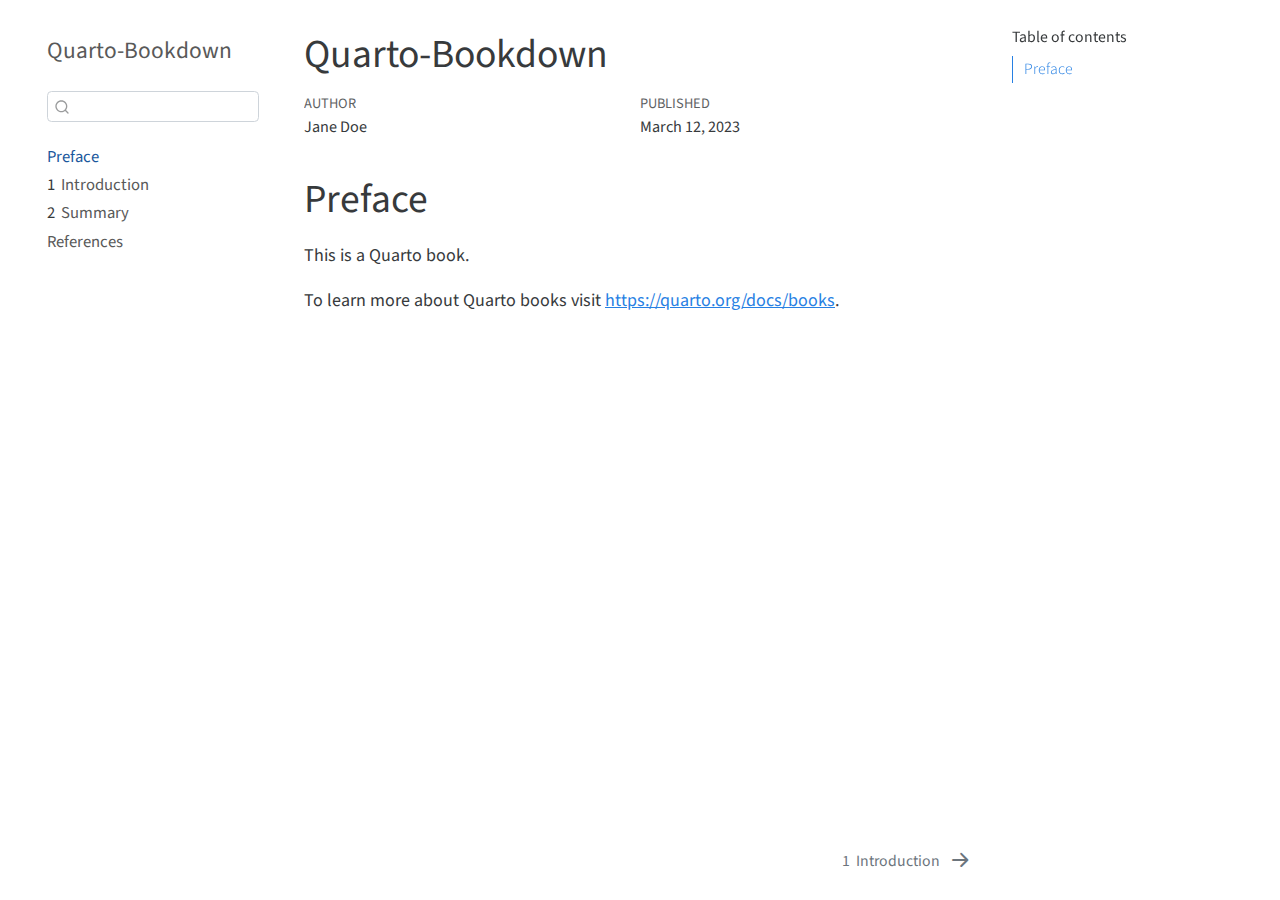
<file: _book/index.html>
<!DOCTYPE html>
<html xmlns="http://www.w3.org/1999/xhtml" lang="en" xml:lang="en"><head>

<meta charset="utf-8">
<meta name="generator" content="quarto-1.2.335">

<meta name="viewport" content="width=device-width, initial-scale=1.0, user-scalable=yes">

<meta name="author" content="Jane Doe">
<meta name="dcterms.date" content="2023-03-12">

<title>Quarto-Bookdown</title>
<style>
code{white-space: pre-wrap;}
span.smallcaps{font-variant: small-caps;}
div.columns{display: flex; gap: min(4vw, 1.5em);}
div.column{flex: auto; overflow-x: auto;}
div.hanging-indent{margin-left: 1.5em; text-indent: -1.5em;}
ul.task-list{list-style: none;}
ul.task-list li input[type="checkbox"] {
  width: 0.8em;
  margin: 0 0.8em 0.2em -1.6em;
  vertical-align: middle;
}
</style>


<script src="site_libs/quarto-nav/quarto-nav.js"></script>
<script src="site_libs/quarto-nav/headroom.min.js"></script>
<script src="site_libs/clipboard/clipboard.min.js"></script>
<script src="site_libs/quarto-search/autocomplete.umd.js"></script>
<script src="site_libs/quarto-search/fuse.min.js"></script>
<script src="site_libs/quarto-search/quarto-search.js"></script>
<meta name="quarto:offset" content="./">
<link href="./intro.html" rel="next">
<script src="site_libs/quarto-html/quarto.js"></script>
<script src="site_libs/quarto-html/popper.min.js"></script>
<script src="site_libs/quarto-html/tippy.umd.min.js"></script>
<script src="site_libs/quarto-html/anchor.min.js"></script>
<link href="site_libs/quarto-html/tippy.css" rel="stylesheet">
<link href="site_libs/quarto-html/quarto-syntax-highlighting.css" rel="stylesheet" id="quarto-text-highlighting-styles">
<script src="site_libs/bootstrap/bootstrap.min.js"></script>
<link href="site_libs/bootstrap/bootstrap-icons.css" rel="stylesheet">
<link href="site_libs/bootstrap/bootstrap.min.css" rel="stylesheet" id="quarto-bootstrap" data-mode="light">
<script id="quarto-search-options" type="application/json">{
  "location": "sidebar",
  "copy-button": false,
  "collapse-after": 3,
  "panel-placement": "start",
  "type": "textbox",
  "limit": 20,
  "language": {
    "search-no-results-text": "No results",
    "search-matching-documents-text": "matching documents",
    "search-copy-link-title": "Copy link to search",
    "search-hide-matches-text": "Hide additional matches",
    "search-more-match-text": "more match in this document",
    "search-more-matches-text": "more matches in this document",
    "search-clear-button-title": "Clear",
    "search-detached-cancel-button-title": "Cancel",
    "search-submit-button-title": "Submit"
  }
}</script>


</head>

<body class="nav-sidebar floating">

<div id="quarto-search-results"></div>
  <header id="quarto-header" class="headroom fixed-top">
  <nav class="quarto-secondary-nav" data-bs-toggle="collapse" data-bs-target="#quarto-sidebar" aria-controls="quarto-sidebar" aria-expanded="false" aria-label="Toggle sidebar navigation" onclick="if (window.quartoToggleHeadroom) { window.quartoToggleHeadroom(); }">
    <div class="container-fluid d-flex justify-content-between">
      <h1 class="quarto-secondary-nav-title">Quarto-Bookdown</h1>
      <button type="button" class="quarto-btn-toggle btn" aria-label="Show secondary navigation">
        <i class="bi bi-chevron-right"></i>
      </button>
    </div>
  </nav>
</header>
<!-- content -->
<div id="quarto-content" class="quarto-container page-columns page-rows-contents page-layout-article">
<!-- sidebar -->
  <nav id="quarto-sidebar" class="sidebar collapse sidebar-navigation floating overflow-auto">
    <div class="pt-lg-2 mt-2 text-left sidebar-header">
    <div class="sidebar-title mb-0 py-0">
      <a href="./">Quarto-Bookdown</a> 
    </div>
      </div>
      <div class="mt-2 flex-shrink-0 align-items-center">
        <div class="sidebar-search">
        <div id="quarto-search" class="" title="Search"></div>
        </div>
      </div>
    <div class="sidebar-menu-container"> 
    <ul class="list-unstyled mt-1">
        <li class="sidebar-item">
  <div class="sidebar-item-container"> 
  <a href="./index.html" class="sidebar-item-text sidebar-link active">Preface</a>
  </div>
</li>
        <li class="sidebar-item">
  <div class="sidebar-item-container"> 
  <a href="./intro.html" class="sidebar-item-text sidebar-link"><span class="chapter-number">1</span>&nbsp; <span class="chapter-title">Introduction</span></a>
  </div>
</li>
        <li class="sidebar-item">
  <div class="sidebar-item-container"> 
  <a href="./summary.html" class="sidebar-item-text sidebar-link"><span class="chapter-number">2</span>&nbsp; <span class="chapter-title">Summary</span></a>
  </div>
</li>
        <li class="sidebar-item">
  <div class="sidebar-item-container"> 
  <a href="./references.html" class="sidebar-item-text sidebar-link">References</a>
  </div>
</li>
    </ul>
    </div>
</nav>
<!-- margin-sidebar -->
    <div id="quarto-margin-sidebar" class="sidebar margin-sidebar">
        <nav id="TOC" role="doc-toc" class="toc-active">
    <h2 id="toc-title">Table of contents</h2>
   
  <ul>
  <li><a href="#preface" id="toc-preface" class="nav-link active" data-scroll-target="#preface">Preface</a></li>
  </ul>
</nav>
    </div>
<!-- main -->
<main class="content" id="quarto-document-content">

<header id="title-block-header" class="quarto-title-block default">
<div class="quarto-title">
<h1 class="title d-none d-lg-block">Quarto-Bookdown</h1>
</div>



<div class="quarto-title-meta">

    <div>
    <div class="quarto-title-meta-heading">Author</div>
    <div class="quarto-title-meta-contents">
             <p>Jane Doe </p>
          </div>
  </div>
    
    <div>
    <div class="quarto-title-meta-heading">Published</div>
    <div class="quarto-title-meta-contents">
      <p class="date">March 12, 2023</p>
    </div>
  </div>
  
    
  </div>
  

</header>

<section id="preface" class="level1 unnumbered">
<h1 class="unnumbered">Preface</h1>
<p>This is a Quarto book.</p>
<p>To learn more about Quarto books visit <a href="https://quarto.org/docs/books" class="uri">https://quarto.org/docs/books</a>.</p>


</section>

</main> <!-- /main -->
<script id="quarto-html-after-body" type="application/javascript">
window.document.addEventListener("DOMContentLoaded", function (event) {
  const toggleBodyColorMode = (bsSheetEl) => {
    const mode = bsSheetEl.getAttribute("data-mode");
    const bodyEl = window.document.querySelector("body");
    if (mode === "dark") {
      bodyEl.classList.add("quarto-dark");
      bodyEl.classList.remove("quarto-light");
    } else {
      bodyEl.classList.add("quarto-light");
      bodyEl.classList.remove("quarto-dark");
    }
  }
  const toggleBodyColorPrimary = () => {
    const bsSheetEl = window.document.querySelector("link#quarto-bootstrap");
    if (bsSheetEl) {
      toggleBodyColorMode(bsSheetEl);
    }
  }
  toggleBodyColorPrimary();  
  const icon = "";
  const anchorJS = new window.AnchorJS();
  anchorJS.options = {
    placement: 'right',
    icon: icon
  };
  anchorJS.add('.anchored');
  const clipboard = new window.ClipboardJS('.code-copy-button', {
    target: function(trigger) {
      return trigger.previousElementSibling;
    }
  });
  clipboard.on('success', function(e) {
    // button target
    const button = e.trigger;
    // don't keep focus
    button.blur();
    // flash "checked"
    button.classList.add('code-copy-button-checked');
    var currentTitle = button.getAttribute("title");
    button.setAttribute("title", "Copied!");
    let tooltip;
    if (window.bootstrap) {
      button.setAttribute("data-bs-toggle", "tooltip");
      button.setAttribute("data-bs-placement", "left");
      button.setAttribute("data-bs-title", "Copied!");
      tooltip = new bootstrap.Tooltip(button, 
        { trigger: "manual", 
          customClass: "code-copy-button-tooltip",
          offset: [0, -8]});
      tooltip.show();    
    }
    setTimeout(function() {
      if (tooltip) {
        tooltip.hide();
        button.removeAttribute("data-bs-title");
        button.removeAttribute("data-bs-toggle");
        button.removeAttribute("data-bs-placement");
      }
      button.setAttribute("title", currentTitle);
      button.classList.remove('code-copy-button-checked');
    }, 1000);
    // clear code selection
    e.clearSelection();
  });
  function tippyHover(el, contentFn) {
    const config = {
      allowHTML: true,
      content: contentFn,
      maxWidth: 500,
      delay: 100,
      arrow: false,
      appendTo: function(el) {
          return el.parentElement;
      },
      interactive: true,
      interactiveBorder: 10,
      theme: 'quarto',
      placement: 'bottom-start'
    };
    window.tippy(el, config); 
  }
  const noterefs = window.document.querySelectorAll('a[role="doc-noteref"]');
  for (var i=0; i<noterefs.length; i++) {
    const ref = noterefs[i];
    tippyHover(ref, function() {
      // use id or data attribute instead here
      let href = ref.getAttribute('data-footnote-href') || ref.getAttribute('href');
      try { href = new URL(href).hash; } catch {}
      const id = href.replace(/^#\/?/, "");
      const note = window.document.getElementById(id);
      return note.innerHTML;
    });
  }
  const findCites = (el) => {
    const parentEl = el.parentElement;
    if (parentEl) {
      const cites = parentEl.dataset.cites;
      if (cites) {
        return {
          el,
          cites: cites.split(' ')
        };
      } else {
        return findCites(el.parentElement)
      }
    } else {
      return undefined;
    }
  };
  var bibliorefs = window.document.querySelectorAll('a[role="doc-biblioref"]');
  for (var i=0; i<bibliorefs.length; i++) {
    const ref = bibliorefs[i];
    const citeInfo = findCites(ref);
    if (citeInfo) {
      tippyHover(citeInfo.el, function() {
        var popup = window.document.createElement('div');
        citeInfo.cites.forEach(function(cite) {
          var citeDiv = window.document.createElement('div');
          citeDiv.classList.add('hanging-indent');
          citeDiv.classList.add('csl-entry');
          var biblioDiv = window.document.getElementById('ref-' + cite);
          if (biblioDiv) {
            citeDiv.innerHTML = biblioDiv.innerHTML;
          }
          popup.appendChild(citeDiv);
        });
        return popup.innerHTML;
      });
    }
  }
});
</script>
<nav class="page-navigation">
  <div class="nav-page nav-page-previous">
  </div>
  <div class="nav-page nav-page-next">
      <a href="./intro.html" class="pagination-link">
        <span class="nav-page-text"><span class="chapter-number">1</span>&nbsp; <span class="chapter-title">Introduction</span></span> <i class="bi bi-arrow-right-short"></i>
      </a>
  </div>
</nav>
</div> <!-- /content -->



</body></html>
</file>
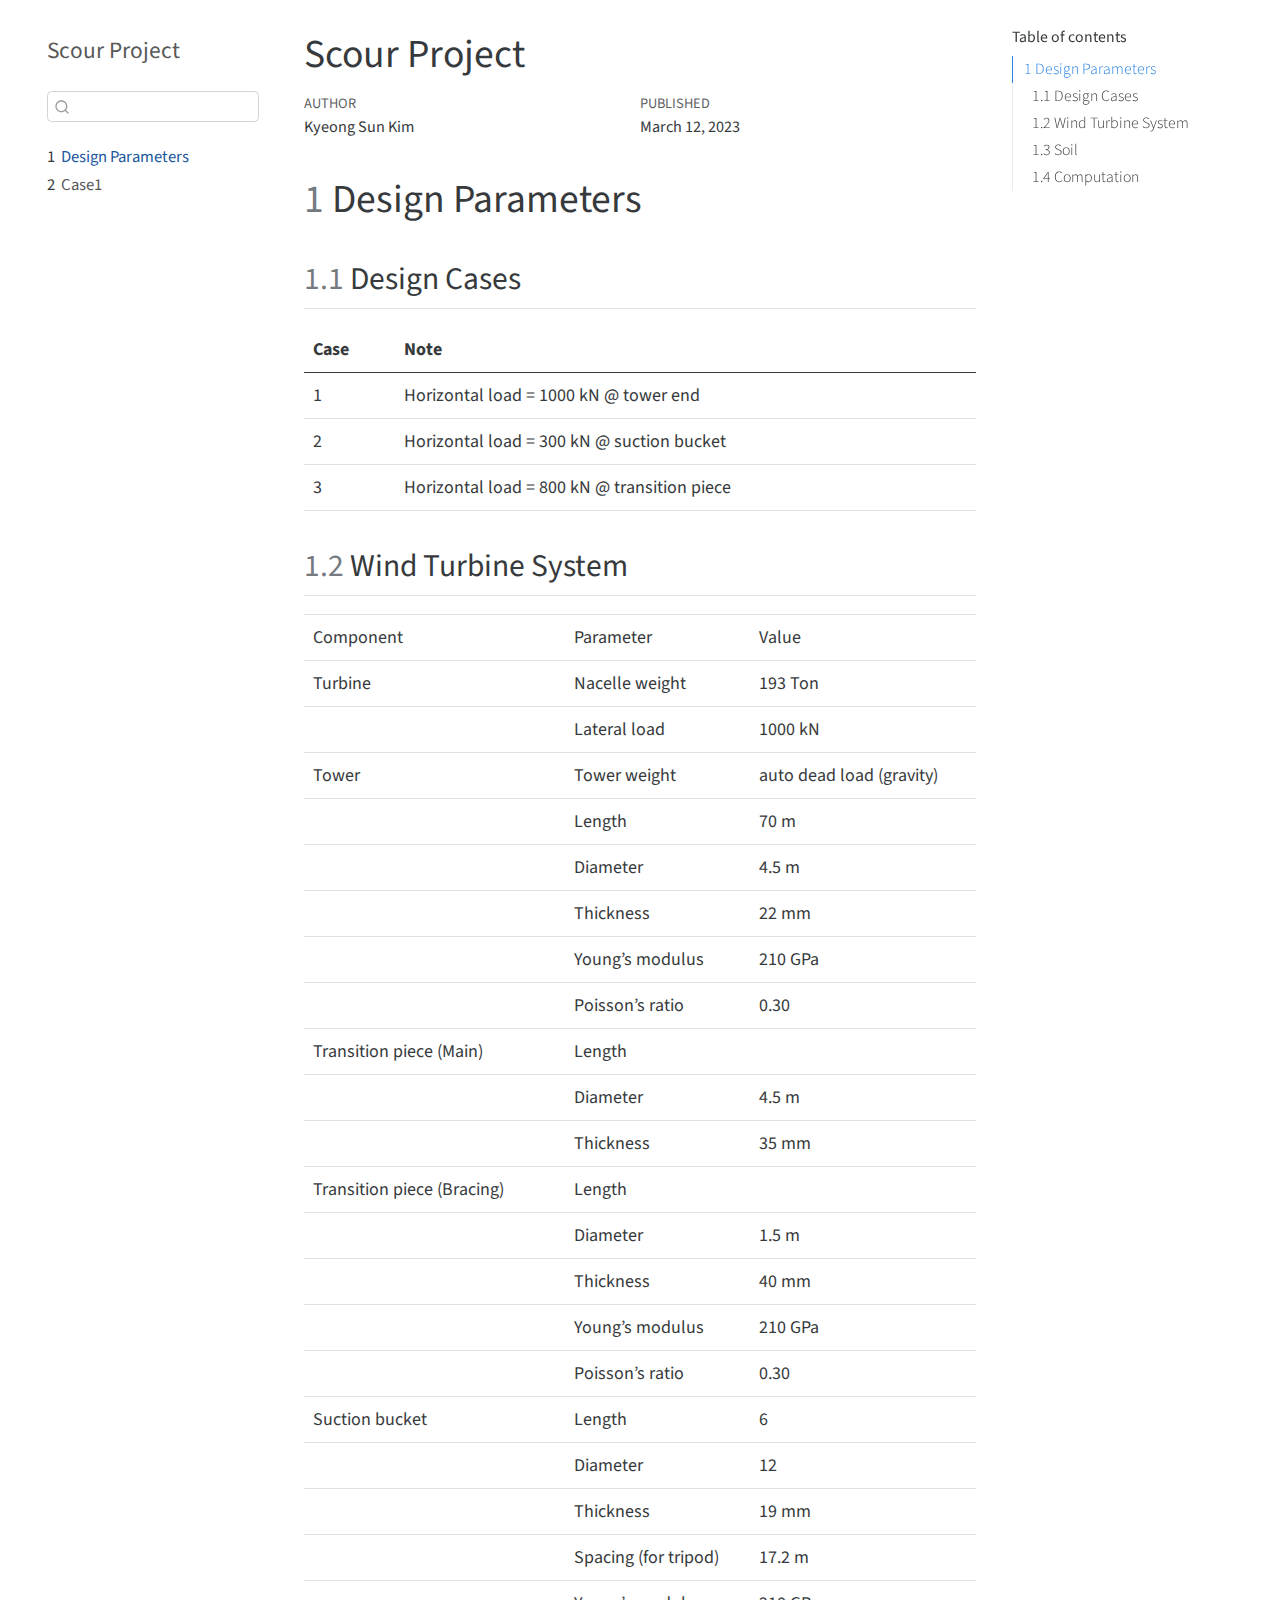
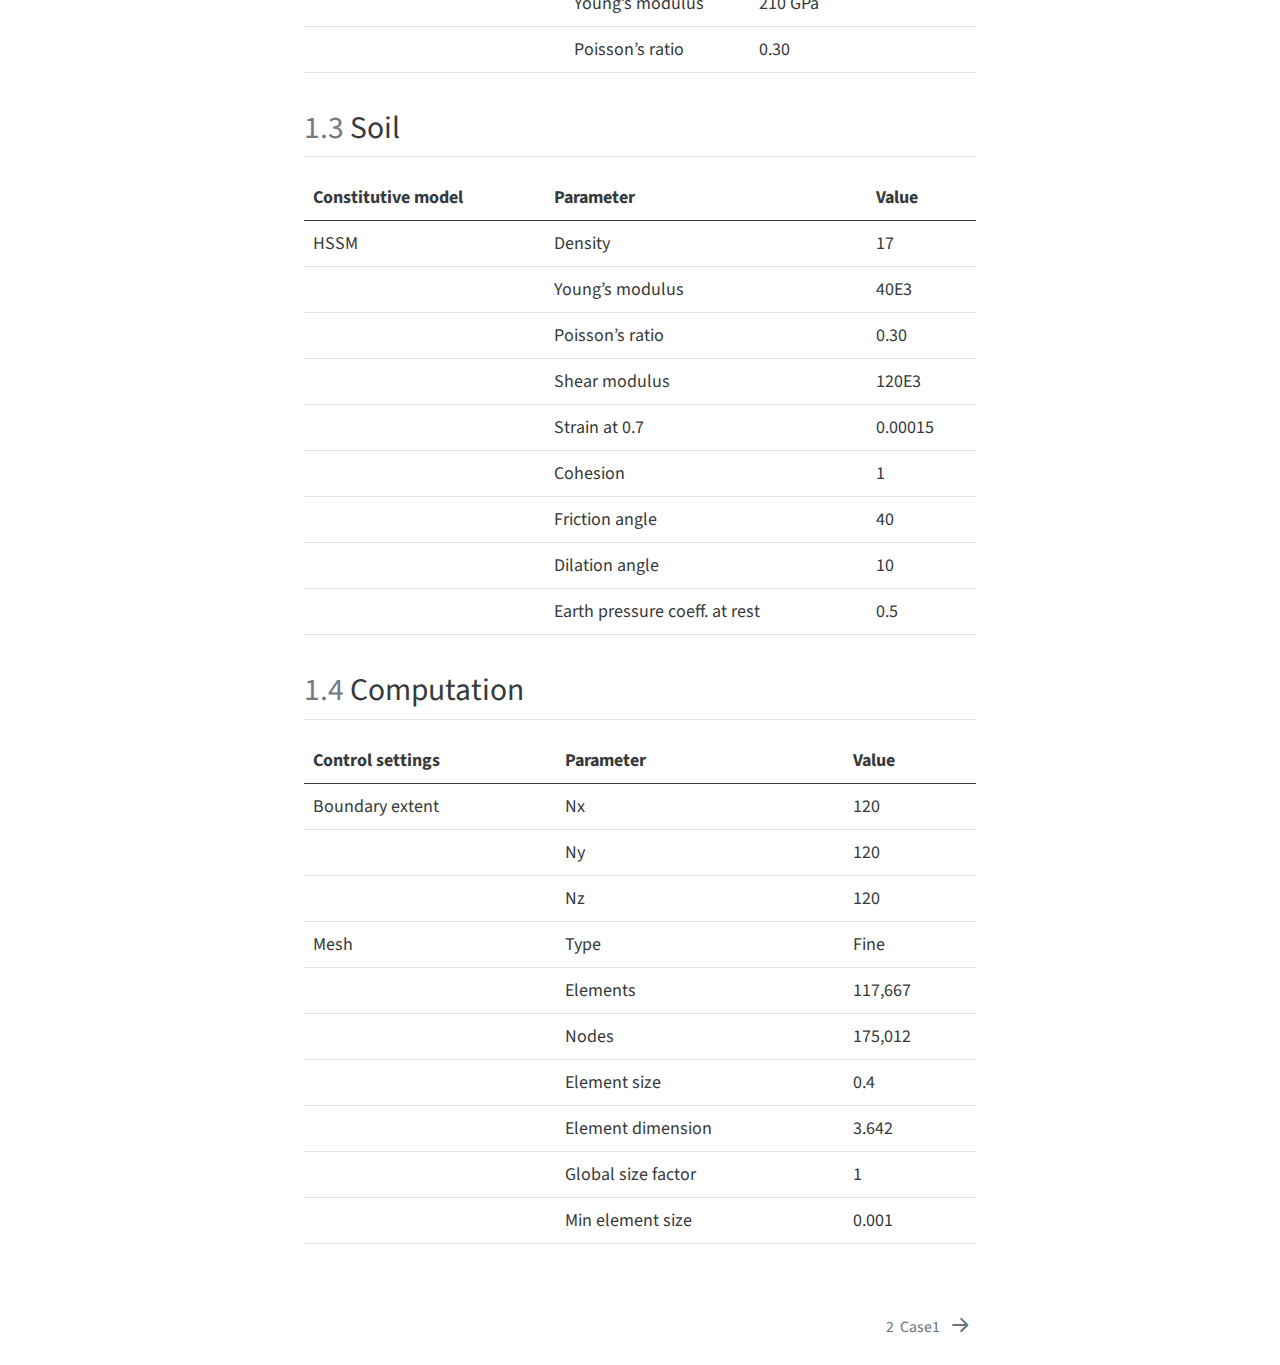
<file: docs/index.html>
<!DOCTYPE html>
<html xmlns="http://www.w3.org/1999/xhtml" lang="en" xml:lang="en"><head>

<meta charset="utf-8">
<meta name="generator" content="quarto-1.2.335">

<meta name="viewport" content="width=device-width, initial-scale=1.0, user-scalable=yes">

<meta name="author" content="Kyeong Sun Kim">
<meta name="dcterms.date" content="2023-03-12">

<title>Scour Project</title>
<style>
code{white-space: pre-wrap;}
span.smallcaps{font-variant: small-caps;}
div.columns{display: flex; gap: min(4vw, 1.5em);}
div.column{flex: auto; overflow-x: auto;}
div.hanging-indent{margin-left: 1.5em; text-indent: -1.5em;}
ul.task-list{list-style: none;}
ul.task-list li input[type="checkbox"] {
  width: 0.8em;
  margin: 0 0.8em 0.2em -1.6em;
  vertical-align: middle;
}
</style>


<script src="site_libs/quarto-nav/quarto-nav.js"></script>
<script src="site_libs/quarto-nav/headroom.min.js"></script>
<script src="site_libs/clipboard/clipboard.min.js"></script>
<script src="site_libs/quarto-search/autocomplete.umd.js"></script>
<script src="site_libs/quarto-search/fuse.min.js"></script>
<script src="site_libs/quarto-search/quarto-search.js"></script>
<meta name="quarto:offset" content="./">
<link href="./01_practice_01.html" rel="next">
<script src="site_libs/quarto-html/quarto.js"></script>
<script src="site_libs/quarto-html/popper.min.js"></script>
<script src="site_libs/quarto-html/tippy.umd.min.js"></script>
<script src="site_libs/quarto-html/anchor.min.js"></script>
<link href="site_libs/quarto-html/tippy.css" rel="stylesheet">
<link href="site_libs/quarto-html/quarto-syntax-highlighting.css" rel="stylesheet" id="quarto-text-highlighting-styles">
<script src="site_libs/bootstrap/bootstrap.min.js"></script>
<link href="site_libs/bootstrap/bootstrap-icons.css" rel="stylesheet">
<link href="site_libs/bootstrap/bootstrap.min.css" rel="stylesheet" id="quarto-bootstrap" data-mode="light">
<script id="quarto-search-options" type="application/json">{
  "location": "sidebar",
  "copy-button": false,
  "collapse-after": 3,
  "panel-placement": "start",
  "type": "textbox",
  "limit": 20,
  "language": {
    "search-no-results-text": "No results",
    "search-matching-documents-text": "matching documents",
    "search-copy-link-title": "Copy link to search",
    "search-hide-matches-text": "Hide additional matches",
    "search-more-match-text": "more match in this document",
    "search-more-matches-text": "more matches in this document",
    "search-clear-button-title": "Clear",
    "search-detached-cancel-button-title": "Cancel",
    "search-submit-button-title": "Submit"
  }
}</script>


</head>

<body class="nav-sidebar floating">

<div id="quarto-search-results"></div>
  <header id="quarto-header" class="headroom fixed-top">
  <nav class="quarto-secondary-nav" data-bs-toggle="collapse" data-bs-target="#quarto-sidebar" aria-controls="quarto-sidebar" aria-expanded="false" aria-label="Toggle sidebar navigation" onclick="if (window.quartoToggleHeadroom) { window.quartoToggleHeadroom(); }">
    <div class="container-fluid d-flex justify-content-between">
      <h1 class="quarto-secondary-nav-title">Scour Project</h1>
      <button type="button" class="quarto-btn-toggle btn" aria-label="Show secondary navigation">
        <i class="bi bi-chevron-right"></i>
      </button>
    </div>
  </nav>
</header>
<!-- content -->
<div id="quarto-content" class="quarto-container page-columns page-rows-contents page-layout-article">
<!-- sidebar -->
  <nav id="quarto-sidebar" class="sidebar collapse sidebar-navigation floating overflow-auto">
    <div class="pt-lg-2 mt-2 text-left sidebar-header">
    <div class="sidebar-title mb-0 py-0">
      <a href="./">Scour Project</a> 
    </div>
      </div>
      <div class="mt-2 flex-shrink-0 align-items-center">
        <div class="sidebar-search">
        <div id="quarto-search" class="" title="Search"></div>
        </div>
      </div>
    <div class="sidebar-menu-container"> 
    <ul class="list-unstyled mt-1">
        <li class="sidebar-item">
  <div class="sidebar-item-container"> 
  <a href="./index.html" class="sidebar-item-text sidebar-link active"><span class="chapter-number">1</span>&nbsp; <span class="chapter-title">Design Parameters</span></a>
  </div>
</li>
        <li class="sidebar-item">
  <div class="sidebar-item-container"> 
  <a href="./01_practice_01.html" class="sidebar-item-text sidebar-link"><span class="chapter-number">2</span>&nbsp; <span class="chapter-title">Case1</span></a>
  </div>
</li>
    </ul>
    </div>
</nav>
<!-- margin-sidebar -->
    <div id="quarto-margin-sidebar" class="sidebar margin-sidebar">
        <nav id="TOC" role="doc-toc" class="toc-active">
    <h2 id="toc-title">Table of contents</h2>
   
  <ul>
  <li><a href="#design-parameters" id="toc-design-parameters" class="nav-link active" data-scroll-target="#design-parameters"><span class="toc-section-number">1</span>  Design Parameters</a>
  <ul class="collapse">
  <li><a href="#design-cases" id="toc-design-cases" class="nav-link" data-scroll-target="#design-cases"><span class="toc-section-number">1.1</span>  Design Cases</a></li>
  <li><a href="#wind-turbine-system" id="toc-wind-turbine-system" class="nav-link" data-scroll-target="#wind-turbine-system"><span class="toc-section-number">1.2</span>  Wind Turbine System</a></li>
  <li><a href="#soil" id="toc-soil" class="nav-link" data-scroll-target="#soil"><span class="toc-section-number">1.3</span>  Soil</a></li>
  <li><a href="#computation" id="toc-computation" class="nav-link" data-scroll-target="#computation"><span class="toc-section-number">1.4</span>  Computation</a></li>
  </ul></li>
  </ul>
</nav>
    </div>
<!-- main -->
<main class="content" id="quarto-document-content">

<header id="title-block-header" class="quarto-title-block default">
<div class="quarto-title">
<h1 class="title d-none d-lg-block">Scour Project</h1>
</div>



<div class="quarto-title-meta">

    <div>
    <div class="quarto-title-meta-heading">Author</div>
    <div class="quarto-title-meta-contents">
             <p>Kyeong Sun Kim </p>
          </div>
  </div>
    
    <div>
    <div class="quarto-title-meta-heading">Published</div>
    <div class="quarto-title-meta-contents">
      <p class="date">March 12, 2023</p>
    </div>
  </div>
  
    
  </div>
  

</header>

<section id="design-parameters" class="level1" data-number="1">
<h1 data-number="1"><span class="header-section-number">1</span> Design Parameters</h1>
<section id="design-cases" class="level2" data-number="1.1">
<h2 data-number="1.1" class="anchored" data-anchor-id="design-cases"><span class="header-section-number">1.1</span> Design Cases</h2>
<table class="table">
<thead>
<tr class="header">
<th>Case</th>
<th>Note</th>
</tr>
</thead>
<tbody>
<tr class="odd">
<td>1</td>
<td>Horizontal load = 1000 kN @ tower end</td>
</tr>
<tr class="even">
<td>2</td>
<td>Horizontal load = 300 kN @ suction bucket</td>
</tr>
<tr class="odd">
<td>3</td>
<td>Horizontal load = 800 kN @ transition piece</td>
</tr>
</tbody>
</table>
</section>
<section id="wind-turbine-system" class="level2" data-number="1.2">
<h2 data-number="1.2" class="anchored" data-anchor-id="wind-turbine-system"><span class="header-section-number">1.2</span> Wind Turbine System</h2>
<table class="table">
<colgroup>
<col style="width: 38%">
<col style="width: 27%">
<col style="width: 33%">
</colgroup>
<tbody>
<tr class="odd">
<td>Component</td>
<td>Parameter</td>
<td>Value</td>
</tr>
<tr class="even">
<td>Turbine</td>
<td>Nacelle weight</td>
<td>193 Ton</td>
</tr>
<tr class="odd">
<td></td>
<td>Lateral load</td>
<td>1000 kN</td>
</tr>
<tr class="even">
<td>Tower</td>
<td>Tower weight</td>
<td>auto dead load (gravity)</td>
</tr>
<tr class="odd">
<td></td>
<td>Length</td>
<td>70 m</td>
</tr>
<tr class="even">
<td></td>
<td>Diameter</td>
<td>4.5 m</td>
</tr>
<tr class="odd">
<td></td>
<td>Thickness</td>
<td>22 mm</td>
</tr>
<tr class="even">
<td></td>
<td>Young’s modulus</td>
<td>210 GPa</td>
</tr>
<tr class="odd">
<td></td>
<td>Poisson’s ratio</td>
<td>0.30</td>
</tr>
<tr class="even">
<td>Transition piece (Main)</td>
<td>Length</td>
<td></td>
</tr>
<tr class="odd">
<td></td>
<td>Diameter</td>
<td>4.5 m</td>
</tr>
<tr class="even">
<td></td>
<td>Thickness</td>
<td>35 mm</td>
</tr>
<tr class="odd">
<td>Transition piece (Bracing)</td>
<td>Length</td>
<td></td>
</tr>
<tr class="even">
<td></td>
<td>Diameter</td>
<td>1.5 m</td>
</tr>
<tr class="odd">
<td></td>
<td>Thickness</td>
<td>40 mm</td>
</tr>
<tr class="even">
<td></td>
<td>Young’s modulus</td>
<td>210 GPa</td>
</tr>
<tr class="odd">
<td></td>
<td>Poisson’s ratio</td>
<td>0.30</td>
</tr>
<tr class="even">
<td>Suction bucket</td>
<td>Length</td>
<td>6</td>
</tr>
<tr class="odd">
<td></td>
<td>Diameter</td>
<td>12</td>
</tr>
<tr class="even">
<td></td>
<td>Thickness</td>
<td>19 mm</td>
</tr>
<tr class="odd">
<td></td>
<td>Spacing (for tripod)</td>
<td>17.2 m</td>
</tr>
<tr class="even">
<td></td>
<td>Young’s modulus</td>
<td>210 GPa</td>
</tr>
<tr class="odd">
<td></td>
<td>Poisson’s ratio</td>
<td>0.30</td>
</tr>
</tbody>
</table>
</section>
<section id="soil" class="level2" data-number="1.3">
<h2 data-number="1.3" class="anchored" data-anchor-id="soil"><span class="header-section-number">1.3</span> Soil</h2>
<table class="table">
<thead>
<tr class="header">
<th>Constitutive model</th>
<th>Parameter</th>
<th>Value</th>
</tr>
</thead>
<tbody>
<tr class="odd">
<td>HSSM</td>
<td>Density</td>
<td>17</td>
</tr>
<tr class="even">
<td></td>
<td>Young’s modulus</td>
<td>40E3</td>
</tr>
<tr class="odd">
<td></td>
<td>Poisson’s ratio</td>
<td>0.30</td>
</tr>
<tr class="even">
<td></td>
<td>Shear modulus</td>
<td>120E3</td>
</tr>
<tr class="odd">
<td></td>
<td>Strain at 0.7</td>
<td>0.00015</td>
</tr>
<tr class="even">
<td></td>
<td>Cohesion</td>
<td>1</td>
</tr>
<tr class="odd">
<td></td>
<td>Friction angle</td>
<td>40</td>
</tr>
<tr class="even">
<td></td>
<td>Dilation angle</td>
<td>10</td>
</tr>
<tr class="odd">
<td></td>
<td>Earth pressure coeff. at rest</td>
<td>0.5</td>
</tr>
</tbody>
</table>
</section>
<section id="computation" class="level2" data-number="1.4">
<h2 data-number="1.4" class="anchored" data-anchor-id="computation"><span class="header-section-number">1.4</span> Computation</h2>
<table class="table">
<thead>
<tr class="header">
<th>Control settings</th>
<th>Parameter</th>
<th>Value</th>
</tr>
</thead>
<tbody>
<tr class="odd">
<td>Boundary extent</td>
<td>Nx</td>
<td>120</td>
</tr>
<tr class="even">
<td></td>
<td>Ny</td>
<td>120</td>
</tr>
<tr class="odd">
<td></td>
<td>Nz</td>
<td>120</td>
</tr>
<tr class="even">
<td>Mesh</td>
<td>Type</td>
<td>Fine</td>
</tr>
<tr class="odd">
<td></td>
<td>Elements</td>
<td>117,667</td>
</tr>
<tr class="even">
<td></td>
<td>Nodes</td>
<td>175,012</td>
</tr>
<tr class="odd">
<td></td>
<td>Element size</td>
<td>0.4</td>
</tr>
<tr class="even">
<td></td>
<td>Element dimension</td>
<td>3.642</td>
</tr>
<tr class="odd">
<td></td>
<td>Global size factor</td>
<td>1</td>
</tr>
<tr class="even">
<td></td>
<td>Min element size</td>
<td>0.001</td>
</tr>
</tbody>
</table>


</section>
</section>

</main> <!-- /main -->
<script id="quarto-html-after-body" type="application/javascript">
window.document.addEventListener("DOMContentLoaded", function (event) {
  const toggleBodyColorMode = (bsSheetEl) => {
    const mode = bsSheetEl.getAttribute("data-mode");
    const bodyEl = window.document.querySelector("body");
    if (mode === "dark") {
      bodyEl.classList.add("quarto-dark");
      bodyEl.classList.remove("quarto-light");
    } else {
      bodyEl.classList.add("quarto-light");
      bodyEl.classList.remove("quarto-dark");
    }
  }
  const toggleBodyColorPrimary = () => {
    const bsSheetEl = window.document.querySelector("link#quarto-bootstrap");
    if (bsSheetEl) {
      toggleBodyColorMode(bsSheetEl);
    }
  }
  toggleBodyColorPrimary();  
  const icon = "";
  const anchorJS = new window.AnchorJS();
  anchorJS.options = {
    placement: 'right',
    icon: icon
  };
  anchorJS.add('.anchored');
  const clipboard = new window.ClipboardJS('.code-copy-button', {
    target: function(trigger) {
      return trigger.previousElementSibling;
    }
  });
  clipboard.on('success', function(e) {
    // button target
    const button = e.trigger;
    // don't keep focus
    button.blur();
    // flash "checked"
    button.classList.add('code-copy-button-checked');
    var currentTitle = button.getAttribute("title");
    button.setAttribute("title", "Copied!");
    let tooltip;
    if (window.bootstrap) {
      button.setAttribute("data-bs-toggle", "tooltip");
      button.setAttribute("data-bs-placement", "left");
      button.setAttribute("data-bs-title", "Copied!");
      tooltip = new bootstrap.Tooltip(button, 
        { trigger: "manual", 
          customClass: "code-copy-button-tooltip",
          offset: [0, -8]});
      tooltip.show();    
    }
    setTimeout(function() {
      if (tooltip) {
        tooltip.hide();
        button.removeAttribute("data-bs-title");
        button.removeAttribute("data-bs-toggle");
        button.removeAttribute("data-bs-placement");
      }
      button.setAttribute("title", currentTitle);
      button.classList.remove('code-copy-button-checked');
    }, 1000);
    // clear code selection
    e.clearSelection();
  });
  function tippyHover(el, contentFn) {
    const config = {
      allowHTML: true,
      content: contentFn,
      maxWidth: 500,
      delay: 100,
      arrow: false,
      appendTo: function(el) {
          return el.parentElement;
      },
      interactive: true,
      interactiveBorder: 10,
      theme: 'quarto',
      placement: 'bottom-start'
    };
    window.tippy(el, config); 
  }
  const noterefs = window.document.querySelectorAll('a[role="doc-noteref"]');
  for (var i=0; i<noterefs.length; i++) {
    const ref = noterefs[i];
    tippyHover(ref, function() {
      // use id or data attribute instead here
      let href = ref.getAttribute('data-footnote-href') || ref.getAttribute('href');
      try { href = new URL(href).hash; } catch {}
      const id = href.replace(/^#\/?/, "");
      const note = window.document.getElementById(id);
      return note.innerHTML;
    });
  }
  const findCites = (el) => {
    const parentEl = el.parentElement;
    if (parentEl) {
      const cites = parentEl.dataset.cites;
      if (cites) {
        return {
          el,
          cites: cites.split(' ')
        };
      } else {
        return findCites(el.parentElement)
      }
    } else {
      return undefined;
    }
  };
  var bibliorefs = window.document.querySelectorAll('a[role="doc-biblioref"]');
  for (var i=0; i<bibliorefs.length; i++) {
    const ref = bibliorefs[i];
    const citeInfo = findCites(ref);
    if (citeInfo) {
      tippyHover(citeInfo.el, function() {
        var popup = window.document.createElement('div');
        citeInfo.cites.forEach(function(cite) {
          var citeDiv = window.document.createElement('div');
          citeDiv.classList.add('hanging-indent');
          citeDiv.classList.add('csl-entry');
          var biblioDiv = window.document.getElementById('ref-' + cite);
          if (biblioDiv) {
            citeDiv.innerHTML = biblioDiv.innerHTML;
          }
          popup.appendChild(citeDiv);
        });
        return popup.innerHTML;
      });
    }
  }
});
</script>
<nav class="page-navigation">
  <div class="nav-page nav-page-previous">
  </div>
  <div class="nav-page nav-page-next">
      <a href="./01_practice_01.html" class="pagination-link">
        <span class="nav-page-text"><span class="chapter-number">2</span>&nbsp; <span class="chapter-title">Case1</span></span> <i class="bi bi-arrow-right-short"></i>
      </a>
  </div>
</nav>
</div> <!-- /content -->



</body></html>
</file>
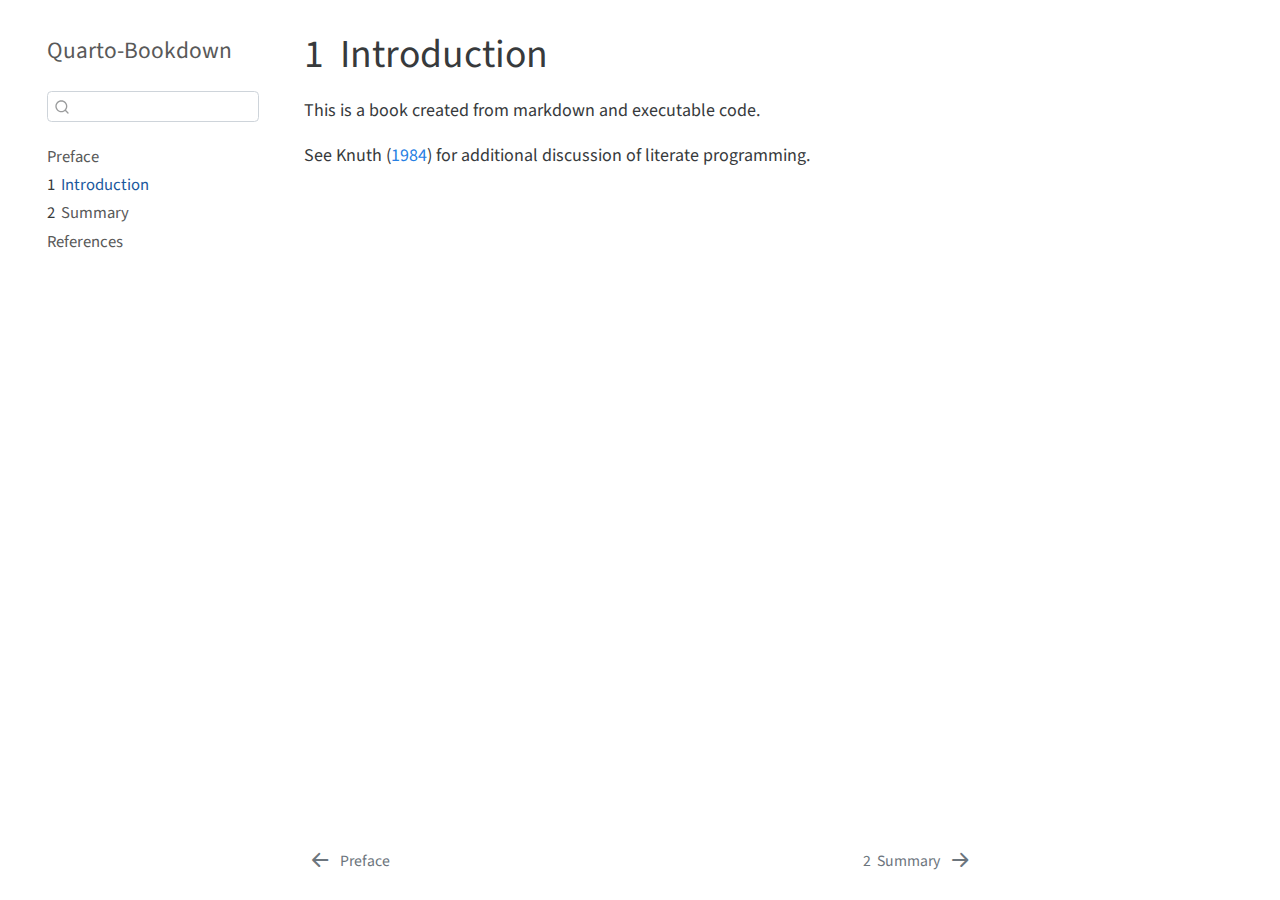
<file: _book/intro.html>
<!DOCTYPE html>
<html xmlns="http://www.w3.org/1999/xhtml" lang="en" xml:lang="en"><head>

<meta charset="utf-8">
<meta name="generator" content="quarto-1.2.335">

<meta name="viewport" content="width=device-width, initial-scale=1.0, user-scalable=yes">


<title>Quarto-Bookdown - 1&nbsp; Introduction</title>
<style>
code{white-space: pre-wrap;}
span.smallcaps{font-variant: small-caps;}
div.columns{display: flex; gap: min(4vw, 1.5em);}
div.column{flex: auto; overflow-x: auto;}
div.hanging-indent{margin-left: 1.5em; text-indent: -1.5em;}
ul.task-list{list-style: none;}
ul.task-list li input[type="checkbox"] {
  width: 0.8em;
  margin: 0 0.8em 0.2em -1.6em;
  vertical-align: middle;
}
div.csl-bib-body { }
div.csl-entry {
  clear: both;
}
.hanging div.csl-entry {
  margin-left:2em;
  text-indent:-2em;
}
div.csl-left-margin {
  min-width:2em;
  float:left;
}
div.csl-right-inline {
  margin-left:2em;
  padding-left:1em;
}
div.csl-indent {
  margin-left: 2em;
}
</style>


<script src="site_libs/quarto-nav/quarto-nav.js"></script>
<script src="site_libs/quarto-nav/headroom.min.js"></script>
<script src="site_libs/clipboard/clipboard.min.js"></script>
<script src="site_libs/quarto-search/autocomplete.umd.js"></script>
<script src="site_libs/quarto-search/fuse.min.js"></script>
<script src="site_libs/quarto-search/quarto-search.js"></script>
<meta name="quarto:offset" content="./">
<link href="./summary.html" rel="next">
<link href="./index.html" rel="prev">
<script src="site_libs/quarto-html/quarto.js"></script>
<script src="site_libs/quarto-html/popper.min.js"></script>
<script src="site_libs/quarto-html/tippy.umd.min.js"></script>
<script src="site_libs/quarto-html/anchor.min.js"></script>
<link href="site_libs/quarto-html/tippy.css" rel="stylesheet">
<link href="site_libs/quarto-html/quarto-syntax-highlighting.css" rel="stylesheet" id="quarto-text-highlighting-styles">
<script src="site_libs/bootstrap/bootstrap.min.js"></script>
<link href="site_libs/bootstrap/bootstrap-icons.css" rel="stylesheet">
<link href="site_libs/bootstrap/bootstrap.min.css" rel="stylesheet" id="quarto-bootstrap" data-mode="light">
<script id="quarto-search-options" type="application/json">{
  "location": "sidebar",
  "copy-button": false,
  "collapse-after": 3,
  "panel-placement": "start",
  "type": "textbox",
  "limit": 20,
  "language": {
    "search-no-results-text": "No results",
    "search-matching-documents-text": "matching documents",
    "search-copy-link-title": "Copy link to search",
    "search-hide-matches-text": "Hide additional matches",
    "search-more-match-text": "more match in this document",
    "search-more-matches-text": "more matches in this document",
    "search-clear-button-title": "Clear",
    "search-detached-cancel-button-title": "Cancel",
    "search-submit-button-title": "Submit"
  }
}</script>


</head>

<body class="nav-sidebar floating">

<div id="quarto-search-results"></div>
  <header id="quarto-header" class="headroom fixed-top">
  <nav class="quarto-secondary-nav" data-bs-toggle="collapse" data-bs-target="#quarto-sidebar" aria-controls="quarto-sidebar" aria-expanded="false" aria-label="Toggle sidebar navigation" onclick="if (window.quartoToggleHeadroom) { window.quartoToggleHeadroom(); }">
    <div class="container-fluid d-flex justify-content-between">
      <h1 class="quarto-secondary-nav-title"><span class="chapter-number">1</span>&nbsp; <span class="chapter-title">Introduction</span></h1>
      <button type="button" class="quarto-btn-toggle btn" aria-label="Show secondary navigation">
        <i class="bi bi-chevron-right"></i>
      </button>
    </div>
  </nav>
</header>
<!-- content -->
<div id="quarto-content" class="quarto-container page-columns page-rows-contents page-layout-article">
<!-- sidebar -->
  <nav id="quarto-sidebar" class="sidebar collapse sidebar-navigation floating overflow-auto">
    <div class="pt-lg-2 mt-2 text-left sidebar-header">
    <div class="sidebar-title mb-0 py-0">
      <a href="./">Quarto-Bookdown</a> 
    </div>
      </div>
      <div class="mt-2 flex-shrink-0 align-items-center">
        <div class="sidebar-search">
        <div id="quarto-search" class="" title="Search"></div>
        </div>
      </div>
    <div class="sidebar-menu-container"> 
    <ul class="list-unstyled mt-1">
        <li class="sidebar-item">
  <div class="sidebar-item-container"> 
  <a href="./index.html" class="sidebar-item-text sidebar-link">Preface</a>
  </div>
</li>
        <li class="sidebar-item">
  <div class="sidebar-item-container"> 
  <a href="./intro.html" class="sidebar-item-text sidebar-link active"><span class="chapter-number">1</span>&nbsp; <span class="chapter-title">Introduction</span></a>
  </div>
</li>
        <li class="sidebar-item">
  <div class="sidebar-item-container"> 
  <a href="./summary.html" class="sidebar-item-text sidebar-link"><span class="chapter-number">2</span>&nbsp; <span class="chapter-title">Summary</span></a>
  </div>
</li>
        <li class="sidebar-item">
  <div class="sidebar-item-container"> 
  <a href="./references.html" class="sidebar-item-text sidebar-link">References</a>
  </div>
</li>
    </ul>
    </div>
</nav>
<!-- margin-sidebar -->
    <div id="quarto-margin-sidebar" class="sidebar margin-sidebar">
        
    </div>
<!-- main -->
<main class="content" id="quarto-document-content">

<header id="title-block-header" class="quarto-title-block default">
<div class="quarto-title">
<h1 class="title d-none d-lg-block"><span class="chapter-number">1</span>&nbsp; <span class="chapter-title">Introduction</span></h1>
</div>



<div class="quarto-title-meta">

    
  
    
  </div>
  

</header>

<p>This is a book created from markdown and executable code.</p>
<p>See <span class="citation" data-cites="knuth84">Knuth (<a href="references.html#ref-knuth84" role="doc-biblioref">1984</a>)</span> for additional discussion of literate programming.</p>


<div id="refs" class="references csl-bib-body hanging-indent" role="doc-bibliography" style="display: none">
<div id="ref-knuth84" class="csl-entry" role="doc-biblioentry">
Knuth, Donald E. 1984. <span>“Literate Programming.”</span> <em>Comput. J.</em> 27 (2): 97–111. <a href="https://doi.org/10.1093/comjnl/27.2.97">https://doi.org/10.1093/comjnl/27.2.97</a>.
</div>
</div>

</main> <!-- /main -->
<script id="quarto-html-after-body" type="application/javascript">
window.document.addEventListener("DOMContentLoaded", function (event) {
  const toggleBodyColorMode = (bsSheetEl) => {
    const mode = bsSheetEl.getAttribute("data-mode");
    const bodyEl = window.document.querySelector("body");
    if (mode === "dark") {
      bodyEl.classList.add("quarto-dark");
      bodyEl.classList.remove("quarto-light");
    } else {
      bodyEl.classList.add("quarto-light");
      bodyEl.classList.remove("quarto-dark");
    }
  }
  const toggleBodyColorPrimary = () => {
    const bsSheetEl = window.document.querySelector("link#quarto-bootstrap");
    if (bsSheetEl) {
      toggleBodyColorMode(bsSheetEl);
    }
  }
  toggleBodyColorPrimary();  
  const icon = "";
  const anchorJS = new window.AnchorJS();
  anchorJS.options = {
    placement: 'right',
    icon: icon
  };
  anchorJS.add('.anchored');
  const clipboard = new window.ClipboardJS('.code-copy-button', {
    target: function(trigger) {
      return trigger.previousElementSibling;
    }
  });
  clipboard.on('success', function(e) {
    // button target
    const button = e.trigger;
    // don't keep focus
    button.blur();
    // flash "checked"
    button.classList.add('code-copy-button-checked');
    var currentTitle = button.getAttribute("title");
    button.setAttribute("title", "Copied!");
    let tooltip;
    if (window.bootstrap) {
      button.setAttribute("data-bs-toggle", "tooltip");
      button.setAttribute("data-bs-placement", "left");
      button.setAttribute("data-bs-title", "Copied!");
      tooltip = new bootstrap.Tooltip(button, 
        { trigger: "manual", 
          customClass: "code-copy-button-tooltip",
          offset: [0, -8]});
      tooltip.show();    
    }
    setTimeout(function() {
      if (tooltip) {
        tooltip.hide();
        button.removeAttribute("data-bs-title");
        button.removeAttribute("data-bs-toggle");
        button.removeAttribute("data-bs-placement");
      }
      button.setAttribute("title", currentTitle);
      button.classList.remove('code-copy-button-checked');
    }, 1000);
    // clear code selection
    e.clearSelection();
  });
  function tippyHover(el, contentFn) {
    const config = {
      allowHTML: true,
      content: contentFn,
      maxWidth: 500,
      delay: 100,
      arrow: false,
      appendTo: function(el) {
          return el.parentElement;
      },
      interactive: true,
      interactiveBorder: 10,
      theme: 'quarto',
      placement: 'bottom-start'
    };
    window.tippy(el, config); 
  }
  const noterefs = window.document.querySelectorAll('a[role="doc-noteref"]');
  for (var i=0; i<noterefs.length; i++) {
    const ref = noterefs[i];
    tippyHover(ref, function() {
      // use id or data attribute instead here
      let href = ref.getAttribute('data-footnote-href') || ref.getAttribute('href');
      try { href = new URL(href).hash; } catch {}
      const id = href.replace(/^#\/?/, "");
      const note = window.document.getElementById(id);
      return note.innerHTML;
    });
  }
  const findCites = (el) => {
    const parentEl = el.parentElement;
    if (parentEl) {
      const cites = parentEl.dataset.cites;
      if (cites) {
        return {
          el,
          cites: cites.split(' ')
        };
      } else {
        return findCites(el.parentElement)
      }
    } else {
      return undefined;
    }
  };
  var bibliorefs = window.document.querySelectorAll('a[role="doc-biblioref"]');
  for (var i=0; i<bibliorefs.length; i++) {
    const ref = bibliorefs[i];
    const citeInfo = findCites(ref);
    if (citeInfo) {
      tippyHover(citeInfo.el, function() {
        var popup = window.document.createElement('div');
        citeInfo.cites.forEach(function(cite) {
          var citeDiv = window.document.createElement('div');
          citeDiv.classList.add('hanging-indent');
          citeDiv.classList.add('csl-entry');
          var biblioDiv = window.document.getElementById('ref-' + cite);
          if (biblioDiv) {
            citeDiv.innerHTML = biblioDiv.innerHTML;
          }
          popup.appendChild(citeDiv);
        });
        return popup.innerHTML;
      });
    }
  }
});
</script>
<nav class="page-navigation">
  <div class="nav-page nav-page-previous">
      <a href="./index.html" class="pagination-link">
        <i class="bi bi-arrow-left-short"></i> <span class="nav-page-text">Preface</span>
      </a>          
  </div>
  <div class="nav-page nav-page-next">
      <a href="./summary.html" class="pagination-link">
        <span class="nav-page-text"><span class="chapter-number">2</span>&nbsp; <span class="chapter-title">Summary</span></span> <i class="bi bi-arrow-right-short"></i>
      </a>
  </div>
</nav>
</div> <!-- /content -->



</body></html>
</file>
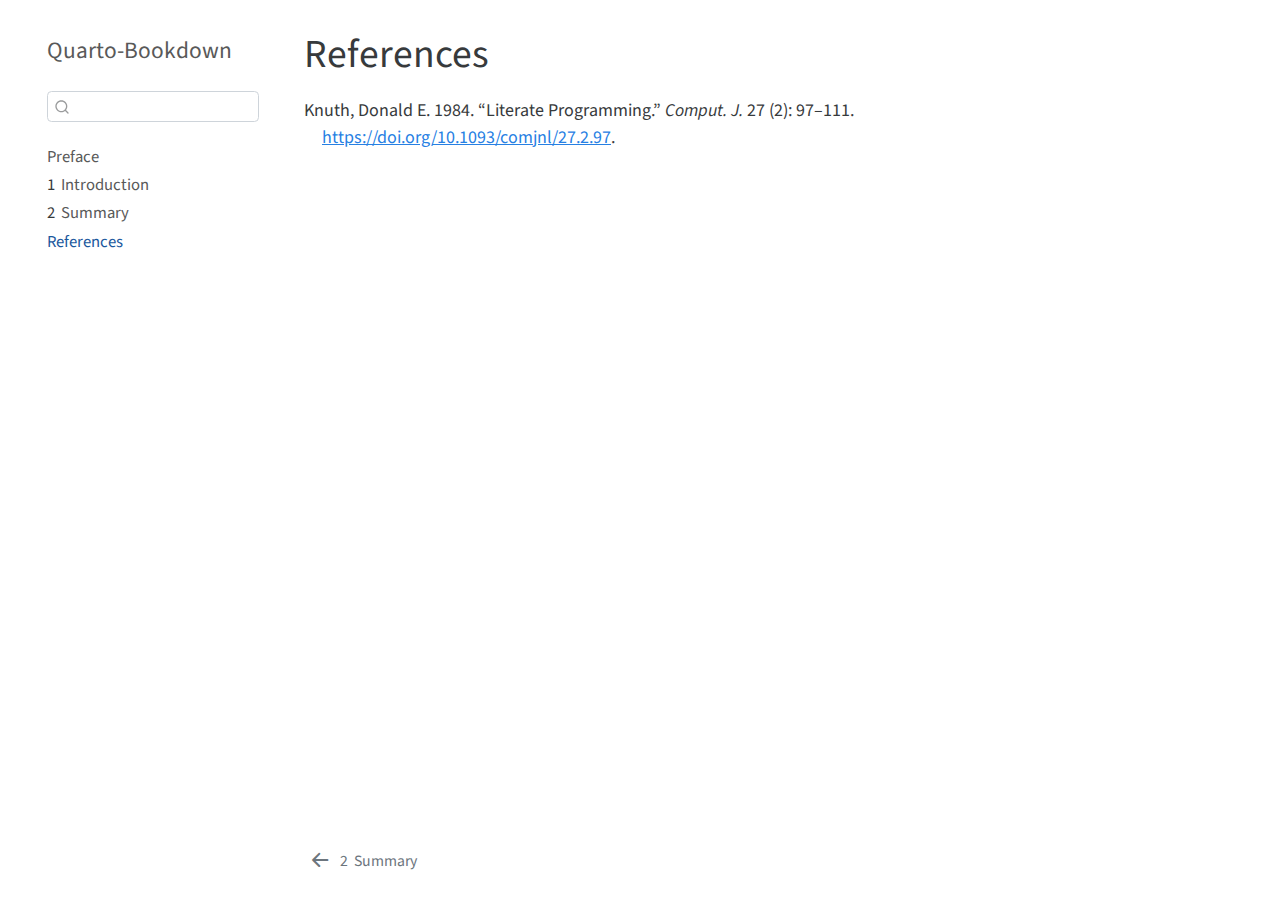
<file: _book/references.html>
<!DOCTYPE html>
<html xmlns="http://www.w3.org/1999/xhtml" lang="en" xml:lang="en"><head>

<meta charset="utf-8">
<meta name="generator" content="quarto-1.2.335">

<meta name="viewport" content="width=device-width, initial-scale=1.0, user-scalable=yes">


<title>Quarto-Bookdown - References</title>
<style>
code{white-space: pre-wrap;}
span.smallcaps{font-variant: small-caps;}
div.columns{display: flex; gap: min(4vw, 1.5em);}
div.column{flex: auto; overflow-x: auto;}
div.hanging-indent{margin-left: 1.5em; text-indent: -1.5em;}
ul.task-list{list-style: none;}
ul.task-list li input[type="checkbox"] {
  width: 0.8em;
  margin: 0 0.8em 0.2em -1.6em;
  vertical-align: middle;
}
div.csl-bib-body { }
div.csl-entry {
  clear: both;
}
.hanging div.csl-entry {
  margin-left:2em;
  text-indent:-2em;
}
div.csl-left-margin {
  min-width:2em;
  float:left;
}
div.csl-right-inline {
  margin-left:2em;
  padding-left:1em;
}
div.csl-indent {
  margin-left: 2em;
}
</style>


<script src="site_libs/quarto-nav/quarto-nav.js"></script>
<script src="site_libs/quarto-nav/headroom.min.js"></script>
<script src="site_libs/clipboard/clipboard.min.js"></script>
<script src="site_libs/quarto-search/autocomplete.umd.js"></script>
<script src="site_libs/quarto-search/fuse.min.js"></script>
<script src="site_libs/quarto-search/quarto-search.js"></script>
<meta name="quarto:offset" content="./">
<link href="./summary.html" rel="prev">
<script src="site_libs/quarto-html/quarto.js"></script>
<script src="site_libs/quarto-html/popper.min.js"></script>
<script src="site_libs/quarto-html/tippy.umd.min.js"></script>
<script src="site_libs/quarto-html/anchor.min.js"></script>
<link href="site_libs/quarto-html/tippy.css" rel="stylesheet">
<link href="site_libs/quarto-html/quarto-syntax-highlighting.css" rel="stylesheet" id="quarto-text-highlighting-styles">
<script src="site_libs/bootstrap/bootstrap.min.js"></script>
<link href="site_libs/bootstrap/bootstrap-icons.css" rel="stylesheet">
<link href="site_libs/bootstrap/bootstrap.min.css" rel="stylesheet" id="quarto-bootstrap" data-mode="light">
<script id="quarto-search-options" type="application/json">{
  "location": "sidebar",
  "copy-button": false,
  "collapse-after": 3,
  "panel-placement": "start",
  "type": "textbox",
  "limit": 20,
  "language": {
    "search-no-results-text": "No results",
    "search-matching-documents-text": "matching documents",
    "search-copy-link-title": "Copy link to search",
    "search-hide-matches-text": "Hide additional matches",
    "search-more-match-text": "more match in this document",
    "search-more-matches-text": "more matches in this document",
    "search-clear-button-title": "Clear",
    "search-detached-cancel-button-title": "Cancel",
    "search-submit-button-title": "Submit"
  }
}</script>


</head>

<body class="nav-sidebar floating">

<div id="quarto-search-results"></div>
  <header id="quarto-header" class="headroom fixed-top">
  <nav class="quarto-secondary-nav" data-bs-toggle="collapse" data-bs-target="#quarto-sidebar" aria-controls="quarto-sidebar" aria-expanded="false" aria-label="Toggle sidebar navigation" onclick="if (window.quartoToggleHeadroom) { window.quartoToggleHeadroom(); }">
    <div class="container-fluid d-flex justify-content-between">
      <h1 class="quarto-secondary-nav-title">References</h1>
      <button type="button" class="quarto-btn-toggle btn" aria-label="Show secondary navigation">
        <i class="bi bi-chevron-right"></i>
      </button>
    </div>
  </nav>
</header>
<!-- content -->
<div id="quarto-content" class="quarto-container page-columns page-rows-contents page-layout-article">
<!-- sidebar -->
  <nav id="quarto-sidebar" class="sidebar collapse sidebar-navigation floating overflow-auto">
    <div class="pt-lg-2 mt-2 text-left sidebar-header">
    <div class="sidebar-title mb-0 py-0">
      <a href="./">Quarto-Bookdown</a> 
    </div>
      </div>
      <div class="mt-2 flex-shrink-0 align-items-center">
        <div class="sidebar-search">
        <div id="quarto-search" class="" title="Search"></div>
        </div>
      </div>
    <div class="sidebar-menu-container"> 
    <ul class="list-unstyled mt-1">
        <li class="sidebar-item">
  <div class="sidebar-item-container"> 
  <a href="./index.html" class="sidebar-item-text sidebar-link">Preface</a>
  </div>
</li>
        <li class="sidebar-item">
  <div class="sidebar-item-container"> 
  <a href="./intro.html" class="sidebar-item-text sidebar-link"><span class="chapter-number">1</span>&nbsp; <span class="chapter-title">Introduction</span></a>
  </div>
</li>
        <li class="sidebar-item">
  <div class="sidebar-item-container"> 
  <a href="./summary.html" class="sidebar-item-text sidebar-link"><span class="chapter-number">2</span>&nbsp; <span class="chapter-title">Summary</span></a>
  </div>
</li>
        <li class="sidebar-item">
  <div class="sidebar-item-container"> 
  <a href="./references.html" class="sidebar-item-text sidebar-link active">References</a>
  </div>
</li>
    </ul>
    </div>
</nav>
<!-- margin-sidebar -->
    <div id="quarto-margin-sidebar" class="sidebar margin-sidebar">
        
    </div>
<!-- main -->
<main class="content" id="quarto-document-content">

<header id="title-block-header" class="quarto-title-block default">
<div class="quarto-title">
<h1 class="title d-none d-lg-block">References</h1>
</div>



<div class="quarto-title-meta">

    
  
    
  </div>
  

</header>

<div id="refs" class="references csl-bib-body hanging-indent" role="doc-bibliography">
<div id="ref-knuth84" class="csl-entry" role="doc-biblioentry">
Knuth, Donald E. 1984. <span>“Literate Programming.”</span> <em>Comput.
J.</em> 27 (2): 97–111. <a href="https://doi.org/10.1093/comjnl/27.2.97">https://doi.org/10.1093/comjnl/27.2.97</a>.
</div>
</div>



</main> <!-- /main -->
<script id="quarto-html-after-body" type="application/javascript">
window.document.addEventListener("DOMContentLoaded", function (event) {
  const toggleBodyColorMode = (bsSheetEl) => {
    const mode = bsSheetEl.getAttribute("data-mode");
    const bodyEl = window.document.querySelector("body");
    if (mode === "dark") {
      bodyEl.classList.add("quarto-dark");
      bodyEl.classList.remove("quarto-light");
    } else {
      bodyEl.classList.add("quarto-light");
      bodyEl.classList.remove("quarto-dark");
    }
  }
  const toggleBodyColorPrimary = () => {
    const bsSheetEl = window.document.querySelector("link#quarto-bootstrap");
    if (bsSheetEl) {
      toggleBodyColorMode(bsSheetEl);
    }
  }
  toggleBodyColorPrimary();  
  const icon = "";
  const anchorJS = new window.AnchorJS();
  anchorJS.options = {
    placement: 'right',
    icon: icon
  };
  anchorJS.add('.anchored');
  const clipboard = new window.ClipboardJS('.code-copy-button', {
    target: function(trigger) {
      return trigger.previousElementSibling;
    }
  });
  clipboard.on('success', function(e) {
    // button target
    const button = e.trigger;
    // don't keep focus
    button.blur();
    // flash "checked"
    button.classList.add('code-copy-button-checked');
    var currentTitle = button.getAttribute("title");
    button.setAttribute("title", "Copied!");
    let tooltip;
    if (window.bootstrap) {
      button.setAttribute("data-bs-toggle", "tooltip");
      button.setAttribute("data-bs-placement", "left");
      button.setAttribute("data-bs-title", "Copied!");
      tooltip = new bootstrap.Tooltip(button, 
        { trigger: "manual", 
          customClass: "code-copy-button-tooltip",
          offset: [0, -8]});
      tooltip.show();    
    }
    setTimeout(function() {
      if (tooltip) {
        tooltip.hide();
        button.removeAttribute("data-bs-title");
        button.removeAttribute("data-bs-toggle");
        button.removeAttribute("data-bs-placement");
      }
      button.setAttribute("title", currentTitle);
      button.classList.remove('code-copy-button-checked');
    }, 1000);
    // clear code selection
    e.clearSelection();
  });
  function tippyHover(el, contentFn) {
    const config = {
      allowHTML: true,
      content: contentFn,
      maxWidth: 500,
      delay: 100,
      arrow: false,
      appendTo: function(el) {
          return el.parentElement;
      },
      interactive: true,
      interactiveBorder: 10,
      theme: 'quarto',
      placement: 'bottom-start'
    };
    window.tippy(el, config); 
  }
  const noterefs = window.document.querySelectorAll('a[role="doc-noteref"]');
  for (var i=0; i<noterefs.length; i++) {
    const ref = noterefs[i];
    tippyHover(ref, function() {
      // use id or data attribute instead here
      let href = ref.getAttribute('data-footnote-href') || ref.getAttribute('href');
      try { href = new URL(href).hash; } catch {}
      const id = href.replace(/^#\/?/, "");
      const note = window.document.getElementById(id);
      return note.innerHTML;
    });
  }
  const findCites = (el) => {
    const parentEl = el.parentElement;
    if (parentEl) {
      const cites = parentEl.dataset.cites;
      if (cites) {
        return {
          el,
          cites: cites.split(' ')
        };
      } else {
        return findCites(el.parentElement)
      }
    } else {
      return undefined;
    }
  };
  var bibliorefs = window.document.querySelectorAll('a[role="doc-biblioref"]');
  for (var i=0; i<bibliorefs.length; i++) {
    const ref = bibliorefs[i];
    const citeInfo = findCites(ref);
    if (citeInfo) {
      tippyHover(citeInfo.el, function() {
        var popup = window.document.createElement('div');
        citeInfo.cites.forEach(function(cite) {
          var citeDiv = window.document.createElement('div');
          citeDiv.classList.add('hanging-indent');
          citeDiv.classList.add('csl-entry');
          var biblioDiv = window.document.getElementById('ref-' + cite);
          if (biblioDiv) {
            citeDiv.innerHTML = biblioDiv.innerHTML;
          }
          popup.appendChild(citeDiv);
        });
        return popup.innerHTML;
      });
    }
  }
});
</script>
<nav class="page-navigation">
  <div class="nav-page nav-page-previous">
      <a href="./summary.html" class="pagination-link">
        <i class="bi bi-arrow-left-short"></i> <span class="nav-page-text"><span class="chapter-number">2</span>&nbsp; <span class="chapter-title">Summary</span></span>
      </a>          
  </div>
  <div class="nav-page nav-page-next">
  </div>
</nav>
</div> <!-- /content -->



</body></html>
</file>
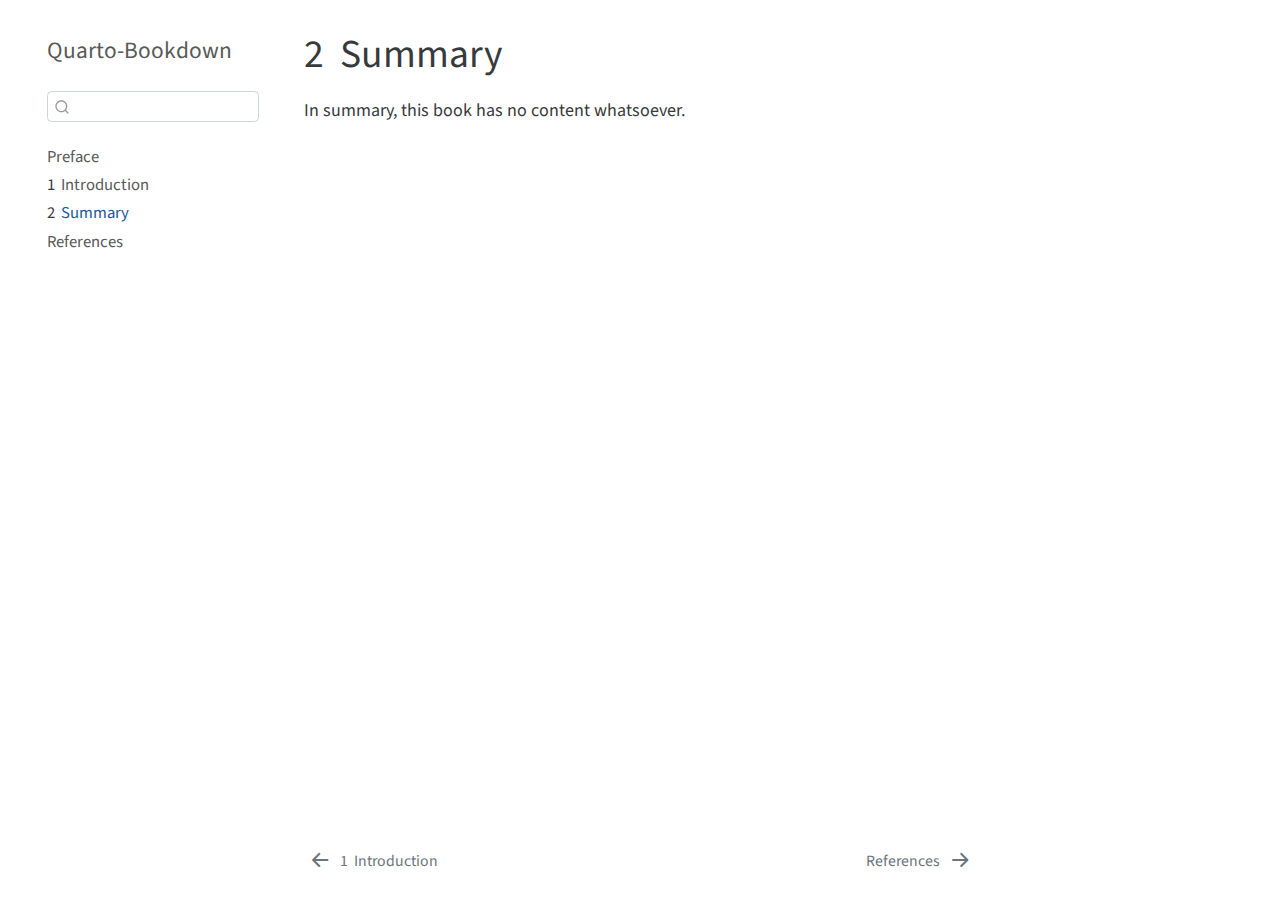
<file: _book/summary.html>
<!DOCTYPE html>
<html xmlns="http://www.w3.org/1999/xhtml" lang="en" xml:lang="en"><head>

<meta charset="utf-8">
<meta name="generator" content="quarto-1.2.335">

<meta name="viewport" content="width=device-width, initial-scale=1.0, user-scalable=yes">


<title>Quarto-Bookdown - 2&nbsp; Summary</title>
<style>
code{white-space: pre-wrap;}
span.smallcaps{font-variant: small-caps;}
div.columns{display: flex; gap: min(4vw, 1.5em);}
div.column{flex: auto; overflow-x: auto;}
div.hanging-indent{margin-left: 1.5em; text-indent: -1.5em;}
ul.task-list{list-style: none;}
ul.task-list li input[type="checkbox"] {
  width: 0.8em;
  margin: 0 0.8em 0.2em -1.6em;
  vertical-align: middle;
}
</style>


<script src="site_libs/quarto-nav/quarto-nav.js"></script>
<script src="site_libs/quarto-nav/headroom.min.js"></script>
<script src="site_libs/clipboard/clipboard.min.js"></script>
<script src="site_libs/quarto-search/autocomplete.umd.js"></script>
<script src="site_libs/quarto-search/fuse.min.js"></script>
<script src="site_libs/quarto-search/quarto-search.js"></script>
<meta name="quarto:offset" content="./">
<link href="./references.html" rel="next">
<link href="./intro.html" rel="prev">
<script src="site_libs/quarto-html/quarto.js"></script>
<script src="site_libs/quarto-html/popper.min.js"></script>
<script src="site_libs/quarto-html/tippy.umd.min.js"></script>
<script src="site_libs/quarto-html/anchor.min.js"></script>
<link href="site_libs/quarto-html/tippy.css" rel="stylesheet">
<link href="site_libs/quarto-html/quarto-syntax-highlighting.css" rel="stylesheet" id="quarto-text-highlighting-styles">
<script src="site_libs/bootstrap/bootstrap.min.js"></script>
<link href="site_libs/bootstrap/bootstrap-icons.css" rel="stylesheet">
<link href="site_libs/bootstrap/bootstrap.min.css" rel="stylesheet" id="quarto-bootstrap" data-mode="light">
<script id="quarto-search-options" type="application/json">{
  "location": "sidebar",
  "copy-button": false,
  "collapse-after": 3,
  "panel-placement": "start",
  "type": "textbox",
  "limit": 20,
  "language": {
    "search-no-results-text": "No results",
    "search-matching-documents-text": "matching documents",
    "search-copy-link-title": "Copy link to search",
    "search-hide-matches-text": "Hide additional matches",
    "search-more-match-text": "more match in this document",
    "search-more-matches-text": "more matches in this document",
    "search-clear-button-title": "Clear",
    "search-detached-cancel-button-title": "Cancel",
    "search-submit-button-title": "Submit"
  }
}</script>


</head>

<body class="nav-sidebar floating">

<div id="quarto-search-results"></div>
  <header id="quarto-header" class="headroom fixed-top">
  <nav class="quarto-secondary-nav" data-bs-toggle="collapse" data-bs-target="#quarto-sidebar" aria-controls="quarto-sidebar" aria-expanded="false" aria-label="Toggle sidebar navigation" onclick="if (window.quartoToggleHeadroom) { window.quartoToggleHeadroom(); }">
    <div class="container-fluid d-flex justify-content-between">
      <h1 class="quarto-secondary-nav-title"><span class="chapter-number">2</span>&nbsp; <span class="chapter-title">Summary</span></h1>
      <button type="button" class="quarto-btn-toggle btn" aria-label="Show secondary navigation">
        <i class="bi bi-chevron-right"></i>
      </button>
    </div>
  </nav>
</header>
<!-- content -->
<div id="quarto-content" class="quarto-container page-columns page-rows-contents page-layout-article">
<!-- sidebar -->
  <nav id="quarto-sidebar" class="sidebar collapse sidebar-navigation floating overflow-auto">
    <div class="pt-lg-2 mt-2 text-left sidebar-header">
    <div class="sidebar-title mb-0 py-0">
      <a href="./">Quarto-Bookdown</a> 
    </div>
      </div>
      <div class="mt-2 flex-shrink-0 align-items-center">
        <div class="sidebar-search">
        <div id="quarto-search" class="" title="Search"></div>
        </div>
      </div>
    <div class="sidebar-menu-container"> 
    <ul class="list-unstyled mt-1">
        <li class="sidebar-item">
  <div class="sidebar-item-container"> 
  <a href="./index.html" class="sidebar-item-text sidebar-link">Preface</a>
  </div>
</li>
        <li class="sidebar-item">
  <div class="sidebar-item-container"> 
  <a href="./intro.html" class="sidebar-item-text sidebar-link"><span class="chapter-number">1</span>&nbsp; <span class="chapter-title">Introduction</span></a>
  </div>
</li>
        <li class="sidebar-item">
  <div class="sidebar-item-container"> 
  <a href="./summary.html" class="sidebar-item-text sidebar-link active"><span class="chapter-number">2</span>&nbsp; <span class="chapter-title">Summary</span></a>
  </div>
</li>
        <li class="sidebar-item">
  <div class="sidebar-item-container"> 
  <a href="./references.html" class="sidebar-item-text sidebar-link">References</a>
  </div>
</li>
    </ul>
    </div>
</nav>
<!-- margin-sidebar -->
    <div id="quarto-margin-sidebar" class="sidebar margin-sidebar">
        
    </div>
<!-- main -->
<main class="content" id="quarto-document-content">

<header id="title-block-header" class="quarto-title-block default">
<div class="quarto-title">
<h1 class="title d-none d-lg-block"><span class="chapter-number">2</span>&nbsp; <span class="chapter-title">Summary</span></h1>
</div>



<div class="quarto-title-meta">

    
  
    
  </div>
  

</header>

<p>In summary, this book has no content whatsoever.</p>



</main> <!-- /main -->
<script id="quarto-html-after-body" type="application/javascript">
window.document.addEventListener("DOMContentLoaded", function (event) {
  const toggleBodyColorMode = (bsSheetEl) => {
    const mode = bsSheetEl.getAttribute("data-mode");
    const bodyEl = window.document.querySelector("body");
    if (mode === "dark") {
      bodyEl.classList.add("quarto-dark");
      bodyEl.classList.remove("quarto-light");
    } else {
      bodyEl.classList.add("quarto-light");
      bodyEl.classList.remove("quarto-dark");
    }
  }
  const toggleBodyColorPrimary = () => {
    const bsSheetEl = window.document.querySelector("link#quarto-bootstrap");
    if (bsSheetEl) {
      toggleBodyColorMode(bsSheetEl);
    }
  }
  toggleBodyColorPrimary();  
  const icon = "";
  const anchorJS = new window.AnchorJS();
  anchorJS.options = {
    placement: 'right',
    icon: icon
  };
  anchorJS.add('.anchored');
  const clipboard = new window.ClipboardJS('.code-copy-button', {
    target: function(trigger) {
      return trigger.previousElementSibling;
    }
  });
  clipboard.on('success', function(e) {
    // button target
    const button = e.trigger;
    // don't keep focus
    button.blur();
    // flash "checked"
    button.classList.add('code-copy-button-checked');
    var currentTitle = button.getAttribute("title");
    button.setAttribute("title", "Copied!");
    let tooltip;
    if (window.bootstrap) {
      button.setAttribute("data-bs-toggle", "tooltip");
      button.setAttribute("data-bs-placement", "left");
      button.setAttribute("data-bs-title", "Copied!");
      tooltip = new bootstrap.Tooltip(button, 
        { trigger: "manual", 
          customClass: "code-copy-button-tooltip",
          offset: [0, -8]});
      tooltip.show();    
    }
    setTimeout(function() {
      if (tooltip) {
        tooltip.hide();
        button.removeAttribute("data-bs-title");
        button.removeAttribute("data-bs-toggle");
        button.removeAttribute("data-bs-placement");
      }
      button.setAttribute("title", currentTitle);
      button.classList.remove('code-copy-button-checked');
    }, 1000);
    // clear code selection
    e.clearSelection();
  });
  function tippyHover(el, contentFn) {
    const config = {
      allowHTML: true,
      content: contentFn,
      maxWidth: 500,
      delay: 100,
      arrow: false,
      appendTo: function(el) {
          return el.parentElement;
      },
      interactive: true,
      interactiveBorder: 10,
      theme: 'quarto',
      placement: 'bottom-start'
    };
    window.tippy(el, config); 
  }
  const noterefs = window.document.querySelectorAll('a[role="doc-noteref"]');
  for (var i=0; i<noterefs.length; i++) {
    const ref = noterefs[i];
    tippyHover(ref, function() {
      // use id or data attribute instead here
      let href = ref.getAttribute('data-footnote-href') || ref.getAttribute('href');
      try { href = new URL(href).hash; } catch {}
      const id = href.replace(/^#\/?/, "");
      const note = window.document.getElementById(id);
      return note.innerHTML;
    });
  }
  const findCites = (el) => {
    const parentEl = el.parentElement;
    if (parentEl) {
      const cites = parentEl.dataset.cites;
      if (cites) {
        return {
          el,
          cites: cites.split(' ')
        };
      } else {
        return findCites(el.parentElement)
      }
    } else {
      return undefined;
    }
  };
  var bibliorefs = window.document.querySelectorAll('a[role="doc-biblioref"]');
  for (var i=0; i<bibliorefs.length; i++) {
    const ref = bibliorefs[i];
    const citeInfo = findCites(ref);
    if (citeInfo) {
      tippyHover(citeInfo.el, function() {
        var popup = window.document.createElement('div');
        citeInfo.cites.forEach(function(cite) {
          var citeDiv = window.document.createElement('div');
          citeDiv.classList.add('hanging-indent');
          citeDiv.classList.add('csl-entry');
          var biblioDiv = window.document.getElementById('ref-' + cite);
          if (biblioDiv) {
            citeDiv.innerHTML = biblioDiv.innerHTML;
          }
          popup.appendChild(citeDiv);
        });
        return popup.innerHTML;
      });
    }
  }
});
</script>
<nav class="page-navigation">
  <div class="nav-page nav-page-previous">
      <a href="./intro.html" class="pagination-link">
        <i class="bi bi-arrow-left-short"></i> <span class="nav-page-text"><span class="chapter-number">1</span>&nbsp; <span class="chapter-title">Introduction</span></span>
      </a>          
  </div>
  <div class="nav-page nav-page-next">
      <a href="./references.html" class="pagination-link">
        <span class="nav-page-text">References</span> <i class="bi bi-arrow-right-short"></i>
      </a>
  </div>
</nav>
</div> <!-- /content -->



</body></html>
</file>
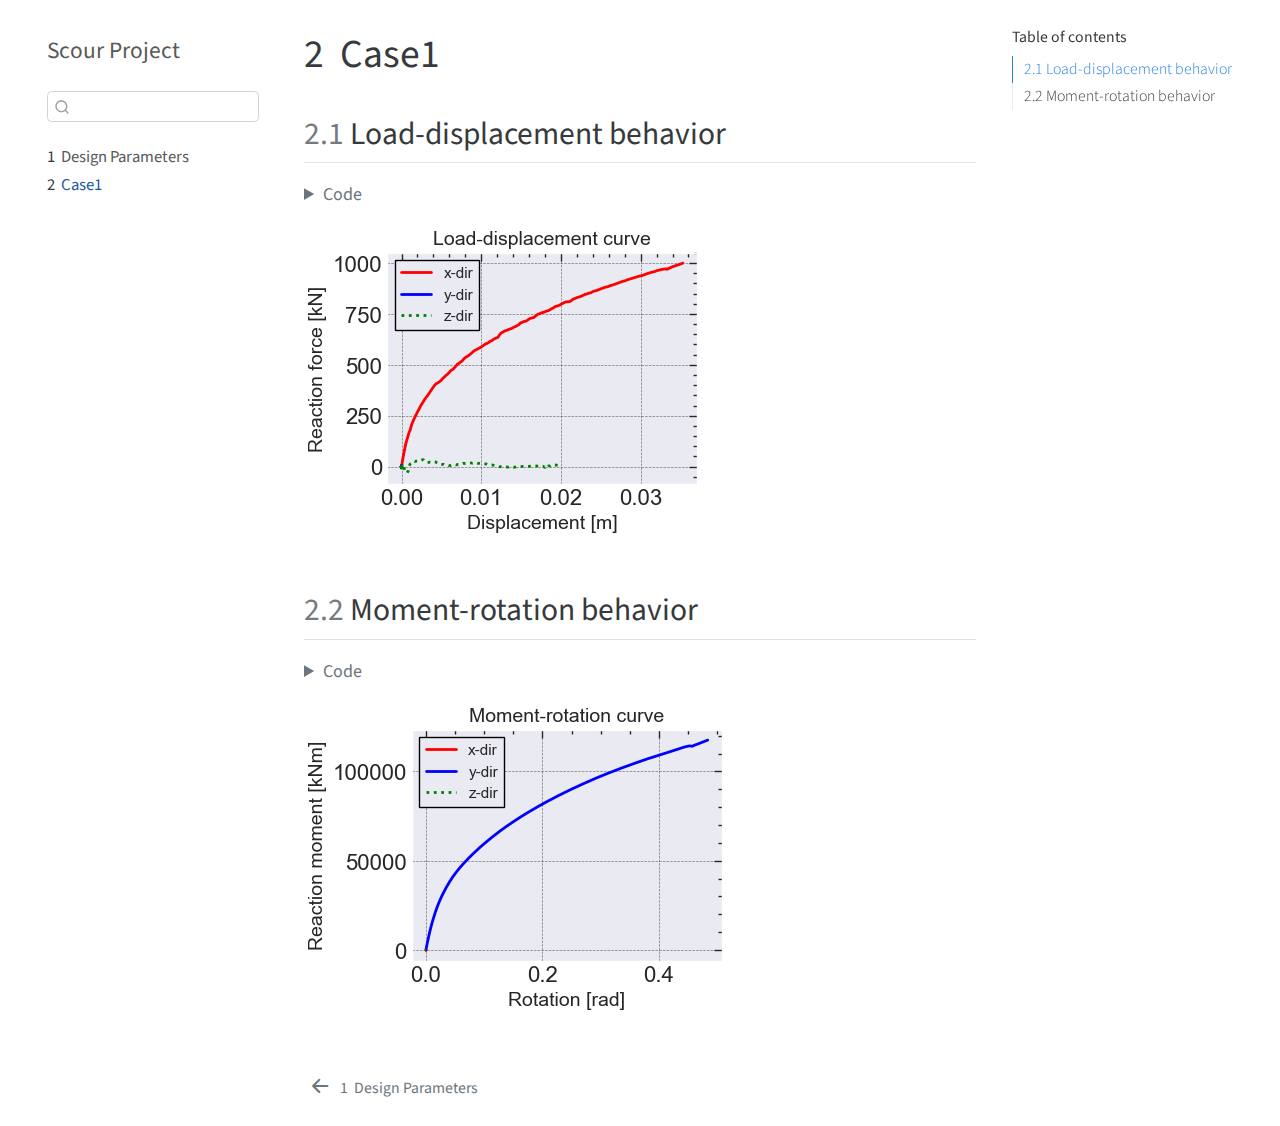
<file: docs/01_practice_01.html>
<!DOCTYPE html>
<html xmlns="http://www.w3.org/1999/xhtml" lang="en" xml:lang="en"><head>

<meta charset="utf-8">
<meta name="generator" content="quarto-1.2.335">

<meta name="viewport" content="width=device-width, initial-scale=1.0, user-scalable=yes">


<title>Scour Project - 2&nbsp; Case1</title>
<style>
code{white-space: pre-wrap;}
span.smallcaps{font-variant: small-caps;}
div.columns{display: flex; gap: min(4vw, 1.5em);}
div.column{flex: auto; overflow-x: auto;}
div.hanging-indent{margin-left: 1.5em; text-indent: -1.5em;}
ul.task-list{list-style: none;}
ul.task-list li input[type="checkbox"] {
  width: 0.8em;
  margin: 0 0.8em 0.2em -1.6em;
  vertical-align: middle;
}
pre > code.sourceCode { white-space: pre; position: relative; }
pre > code.sourceCode > span { display: inline-block; line-height: 1.25; }
pre > code.sourceCode > span:empty { height: 1.2em; }
.sourceCode { overflow: visible; }
code.sourceCode > span { color: inherit; text-decoration: inherit; }
div.sourceCode { margin: 1em 0; }
pre.sourceCode { margin: 0; }
@media screen {
div.sourceCode { overflow: auto; }
}
@media print {
pre > code.sourceCode { white-space: pre-wrap; }
pre > code.sourceCode > span { text-indent: -5em; padding-left: 5em; }
}
pre.numberSource code
  { counter-reset: source-line 0; }
pre.numberSource code > span
  { position: relative; left: -4em; counter-increment: source-line; }
pre.numberSource code > span > a:first-child::before
  { content: counter(source-line);
    position: relative; left: -1em; text-align: right; vertical-align: baseline;
    border: none; display: inline-block;
    -webkit-touch-callout: none; -webkit-user-select: none;
    -khtml-user-select: none; -moz-user-select: none;
    -ms-user-select: none; user-select: none;
    padding: 0 4px; width: 4em;
    color: #aaaaaa;
  }
pre.numberSource { margin-left: 3em; border-left: 1px solid #aaaaaa;  padding-left: 4px; }
div.sourceCode
  {   }
@media screen {
pre > code.sourceCode > span > a:first-child::before { text-decoration: underline; }
}
code span.al { color: #ff0000; font-weight: bold; } /* Alert */
code span.an { color: #60a0b0; font-weight: bold; font-style: italic; } /* Annotation */
code span.at { color: #7d9029; } /* Attribute */
code span.bn { color: #40a070; } /* BaseN */
code span.bu { color: #008000; } /* BuiltIn */
code span.cf { color: #007020; font-weight: bold; } /* ControlFlow */
code span.ch { color: #4070a0; } /* Char */
code span.cn { color: #880000; } /* Constant */
code span.co { color: #60a0b0; font-style: italic; } /* Comment */
code span.cv { color: #60a0b0; font-weight: bold; font-style: italic; } /* CommentVar */
code span.do { color: #ba2121; font-style: italic; } /* Documentation */
code span.dt { color: #902000; } /* DataType */
code span.dv { color: #40a070; } /* DecVal */
code span.er { color: #ff0000; font-weight: bold; } /* Error */
code span.ex { } /* Extension */
code span.fl { color: #40a070; } /* Float */
code span.fu { color: #06287e; } /* Function */
code span.im { color: #008000; font-weight: bold; } /* Import */
code span.in { color: #60a0b0; font-weight: bold; font-style: italic; } /* Information */
code span.kw { color: #007020; font-weight: bold; } /* Keyword */
code span.op { color: #666666; } /* Operator */
code span.ot { color: #007020; } /* Other */
code span.pp { color: #bc7a00; } /* Preprocessor */
code span.sc { color: #4070a0; } /* SpecialChar */
code span.ss { color: #bb6688; } /* SpecialString */
code span.st { color: #4070a0; } /* String */
code span.va { color: #19177c; } /* Variable */
code span.vs { color: #4070a0; } /* VerbatimString */
code span.wa { color: #60a0b0; font-weight: bold; font-style: italic; } /* Warning */
</style>


<script src="site_libs/quarto-nav/quarto-nav.js"></script>
<script src="site_libs/quarto-nav/headroom.min.js"></script>
<script src="site_libs/clipboard/clipboard.min.js"></script>
<script src="site_libs/quarto-search/autocomplete.umd.js"></script>
<script src="site_libs/quarto-search/fuse.min.js"></script>
<script src="site_libs/quarto-search/quarto-search.js"></script>
<meta name="quarto:offset" content="./">
<link href="./index.html" rel="prev">
<script src="site_libs/quarto-html/quarto.js"></script>
<script src="site_libs/quarto-html/popper.min.js"></script>
<script src="site_libs/quarto-html/tippy.umd.min.js"></script>
<script src="site_libs/quarto-html/anchor.min.js"></script>
<link href="site_libs/quarto-html/tippy.css" rel="stylesheet">
<link href="site_libs/quarto-html/quarto-syntax-highlighting.css" rel="stylesheet" id="quarto-text-highlighting-styles">
<script src="site_libs/bootstrap/bootstrap.min.js"></script>
<link href="site_libs/bootstrap/bootstrap-icons.css" rel="stylesheet">
<link href="site_libs/bootstrap/bootstrap.min.css" rel="stylesheet" id="quarto-bootstrap" data-mode="light">
<script id="quarto-search-options" type="application/json">{
  "location": "sidebar",
  "copy-button": false,
  "collapse-after": 3,
  "panel-placement": "start",
  "type": "textbox",
  "limit": 20,
  "language": {
    "search-no-results-text": "No results",
    "search-matching-documents-text": "matching documents",
    "search-copy-link-title": "Copy link to search",
    "search-hide-matches-text": "Hide additional matches",
    "search-more-match-text": "more match in this document",
    "search-more-matches-text": "more matches in this document",
    "search-clear-button-title": "Clear",
    "search-detached-cancel-button-title": "Cancel",
    "search-submit-button-title": "Submit"
  }
}</script>


</head>

<body class="nav-sidebar floating">

<div id="quarto-search-results"></div>
  <header id="quarto-header" class="headroom fixed-top">
  <nav class="quarto-secondary-nav" data-bs-toggle="collapse" data-bs-target="#quarto-sidebar" aria-controls="quarto-sidebar" aria-expanded="false" aria-label="Toggle sidebar navigation" onclick="if (window.quartoToggleHeadroom) { window.quartoToggleHeadroom(); }">
    <div class="container-fluid d-flex justify-content-between">
      <h1 class="quarto-secondary-nav-title"><span class="chapter-number">2</span>&nbsp; <span class="chapter-title">Case1</span></h1>
      <button type="button" class="quarto-btn-toggle btn" aria-label="Show secondary navigation">
        <i class="bi bi-chevron-right"></i>
      </button>
    </div>
  </nav>
</header>
<!-- content -->
<div id="quarto-content" class="quarto-container page-columns page-rows-contents page-layout-article">
<!-- sidebar -->
  <nav id="quarto-sidebar" class="sidebar collapse sidebar-navigation floating overflow-auto">
    <div class="pt-lg-2 mt-2 text-left sidebar-header">
    <div class="sidebar-title mb-0 py-0">
      <a href="./">Scour Project</a> 
    </div>
      </div>
      <div class="mt-2 flex-shrink-0 align-items-center">
        <div class="sidebar-search">
        <div id="quarto-search" class="" title="Search"></div>
        </div>
      </div>
    <div class="sidebar-menu-container"> 
    <ul class="list-unstyled mt-1">
        <li class="sidebar-item">
  <div class="sidebar-item-container"> 
  <a href="./index.html" class="sidebar-item-text sidebar-link"><span class="chapter-number">1</span>&nbsp; <span class="chapter-title">Design Parameters</span></a>
  </div>
</li>
        <li class="sidebar-item">
  <div class="sidebar-item-container"> 
  <a href="./01_practice_01.html" class="sidebar-item-text sidebar-link active"><span class="chapter-number">2</span>&nbsp; <span class="chapter-title">Case1</span></a>
  </div>
</li>
    </ul>
    </div>
</nav>
<!-- margin-sidebar -->
    <div id="quarto-margin-sidebar" class="sidebar margin-sidebar">
        <nav id="TOC" role="doc-toc" class="toc-active">
    <h2 id="toc-title">Table of contents</h2>
   
  <ul>
  <li><a href="#load-displacement-behavior" id="toc-load-displacement-behavior" class="nav-link active" data-scroll-target="#load-displacement-behavior"><span class="toc-section-number">2.1</span>  Load-displacement behavior</a></li>
  <li><a href="#moment-rotation-behavior" id="toc-moment-rotation-behavior" class="nav-link" data-scroll-target="#moment-rotation-behavior"><span class="toc-section-number">2.2</span>  Moment-rotation behavior</a></li>
  </ul>
</nav>
    </div>
<!-- main -->
<main class="content" id="quarto-document-content">

<header id="title-block-header" class="quarto-title-block default">
<div class="quarto-title">
<h1 class="title d-none d-lg-block"><span class="chapter-number">2</span>&nbsp; <span class="chapter-title">Case1</span></h1>
</div>



<div class="quarto-title-meta">

    
  
    
  </div>
  

</header>

<section id="load-displacement-behavior" class="level2" data-number="2.1">
<h2 data-number="2.1" class="anchored" data-anchor-id="load-displacement-behavior"><span class="header-section-number">2.1</span> Load-displacement behavior</h2>
<div class="cell" data-execution_count="2">
<details>
<summary>Code</summary>
<div class="sourceCode cell-code" id="cb1"><pre class="sourceCode python code-with-copy"><code class="sourceCode python"><span id="cb1-1"><a href="#cb1-1" aria-hidden="true" tabindex="-1"></a><span class="im">import</span> os, time, sys, math, random, json, requests, csv, subprocess</span>
<span id="cb1-2"><a href="#cb1-2" aria-hidden="true" tabindex="-1"></a><span class="im">import</span> pandas <span class="im">as</span> pd</span>
<span id="cb1-3"><a href="#cb1-3" aria-hidden="true" tabindex="-1"></a><span class="im">import</span> numpy <span class="im">as</span> np</span>
<span id="cb1-4"><a href="#cb1-4" aria-hidden="true" tabindex="-1"></a><span class="im">import</span> seaborn <span class="im">as</span> sns</span>
<span id="cb1-5"><a href="#cb1-5" aria-hidden="true" tabindex="-1"></a><span class="im">import</span> matplotlib.pyplot <span class="im">as</span> plt</span>
<span id="cb1-6"><a href="#cb1-6" aria-hidden="true" tabindex="-1"></a><span class="im">import</span> scienceplots</span>
<span id="cb1-7"><a href="#cb1-7" aria-hidden="true" tabindex="-1"></a><span class="im">import</span> multiprocessing <span class="im">as</span> mp</span>
<span id="cb1-8"><a href="#cb1-8" aria-hidden="true" tabindex="-1"></a><span class="im">from</span> scipy <span class="im">import</span> stats</span>
<span id="cb1-9"><a href="#cb1-9" aria-hidden="true" tabindex="-1"></a><span class="im">from</span> plotnine <span class="im">import</span> <span class="op">*</span></span>
<span id="cb1-10"><a href="#cb1-10" aria-hidden="true" tabindex="-1"></a><span class="im">from</span> plotnine.data <span class="im">import</span> diamonds</span>
<span id="cb1-11"><a href="#cb1-11" aria-hidden="true" tabindex="-1"></a><span class="im">from</span> IPython.display <span class="im">import</span> display</span>
<span id="cb1-12"><a href="#cb1-12" aria-hidden="true" tabindex="-1"></a><span class="im">import</span> xlsxwriter</span>
<span id="cb1-13"><a href="#cb1-13" aria-hidden="true" tabindex="-1"></a><span class="im">import</span> xmltodict</span>
<span id="cb1-14"><a href="#cb1-14" aria-hidden="true" tabindex="-1"></a><span class="im">from</span> plxscripting.easy <span class="im">import</span><span class="op">*</span></span>
<span id="cb1-15"><a href="#cb1-15" aria-hidden="true" tabindex="-1"></a><span class="im">import</span> plxscripting.easy</span>
<span id="cb1-16"><a href="#cb1-16" aria-hidden="true" tabindex="-1"></a><span class="im">from</span> collections <span class="im">import</span> defaultdict</span>
<span id="cb1-17"><a href="#cb1-17" aria-hidden="true" tabindex="-1"></a><span class="im">from</span> collections <span class="im">import</span> Mapping</span>
<span id="cb1-18"><a href="#cb1-18" aria-hidden="true" tabindex="-1"></a><span class="im">from</span> bs4 <span class="im">import</span> BeautifulSoup</span>
<span id="cb1-19"><a href="#cb1-19" aria-hidden="true" tabindex="-1"></a><span class="im">from</span> lxml <span class="im">import</span> objectify</span>
<span id="cb1-20"><a href="#cb1-20" aria-hidden="true" tabindex="-1"></a></span>
<span id="cb1-21"><a href="#cb1-21" aria-hidden="true" tabindex="-1"></a><span class="co">###########################################################################</span></span>
<span id="cb1-22"><a href="#cb1-22" aria-hidden="true" tabindex="-1"></a><span class="co"># data to plot</span></span>
<span id="cb1-23"><a href="#cb1-23" aria-hidden="true" tabindex="-1"></a>df <span class="op">=</span> pd.read_csv(<span class="vs">r'C:\Users\Admin\Desktop\pytools\kyeongsunkim.github.io\saved\saved.csv'</span>)</span>
<span id="cb1-24"><a href="#cb1-24" aria-hidden="true" tabindex="-1"></a>x <span class="op">=</span> df[<span class="st">"Ux"</span>].to_numpy()</span>
<span id="cb1-25"><a href="#cb1-25" aria-hidden="true" tabindex="-1"></a>y <span class="op">=</span> df[<span class="st">"Fx"</span>].to_numpy()</span>
<span id="cb1-26"><a href="#cb1-26" aria-hidden="true" tabindex="-1"></a>x2 <span class="op">=</span> df[<span class="st">"Uy"</span>].to_numpy()</span>
<span id="cb1-27"><a href="#cb1-27" aria-hidden="true" tabindex="-1"></a>y2 <span class="op">=</span> df[<span class="st">"Fy"</span>].to_numpy()</span>
<span id="cb1-28"><a href="#cb1-28" aria-hidden="true" tabindex="-1"></a>x3 <span class="op">=</span> df[<span class="st">"Uz"</span>].to_numpy()</span>
<span id="cb1-29"><a href="#cb1-29" aria-hidden="true" tabindex="-1"></a>y3 <span class="op">=</span> df[<span class="st">"Fz"</span>].to_numpy()</span>
<span id="cb1-30"><a href="#cb1-30" aria-hidden="true" tabindex="-1"></a><span class="co">###########################################################################</span></span>
<span id="cb1-31"><a href="#cb1-31" aria-hidden="true" tabindex="-1"></a><span class="co"># figure</span></span>
<span id="cb1-32"><a href="#cb1-32" aria-hidden="true" tabindex="-1"></a>plt.rc(<span class="st">'font'</span>, family<span class="op">=</span><span class="st">'serif'</span>)</span>
<span id="cb1-33"><a href="#cb1-33" aria-hidden="true" tabindex="-1"></a>plt.rc(<span class="st">'xtick'</span>, labelsize<span class="op">=</span><span class="st">'x-small'</span>)</span>
<span id="cb1-34"><a href="#cb1-34" aria-hidden="true" tabindex="-1"></a>plt.rc(<span class="st">'ytick'</span>, labelsize<span class="op">=</span><span class="st">'x-small'</span>)</span>
<span id="cb1-35"><a href="#cb1-35" aria-hidden="true" tabindex="-1"></a>plt.style.use([<span class="st">'science'</span>, <span class="st">'notebook'</span>, <span class="st">'grid'</span>])</span>
<span id="cb1-36"><a href="#cb1-36" aria-hidden="true" tabindex="-1"></a>fig <span class="op">=</span> plt.figure(figsize<span class="op">=</span>(<span class="dv">4</span>, <span class="dv">3</span>))</span>
<span id="cb1-37"><a href="#cb1-37" aria-hidden="true" tabindex="-1"></a><span class="co">###########################################################################</span></span>
<span id="cb1-38"><a href="#cb1-38" aria-hidden="true" tabindex="-1"></a><span class="co"># plot [1]</span></span>
<span id="cb1-39"><a href="#cb1-39" aria-hidden="true" tabindex="-1"></a>ax <span class="op">=</span> fig.add_subplot(<span class="dv">1</span>, <span class="dv">1</span>, <span class="dv">1</span>)</span>
<span id="cb1-40"><a href="#cb1-40" aria-hidden="true" tabindex="-1"></a><span class="co">#ax.plot(x, y, color='k', ls='solid')</span></span>
<span id="cb1-41"><a href="#cb1-41" aria-hidden="true" tabindex="-1"></a><span class="co">#ax.plot(x2, y2, color='0.20', ls='dashed')</span></span>
<span id="cb1-42"><a href="#cb1-42" aria-hidden="true" tabindex="-1"></a><span class="co">#ax.plot(x3, y3, color='k', ls='dotted')</span></span>
<span id="cb1-43"><a href="#cb1-43" aria-hidden="true" tabindex="-1"></a>ax.plot(x, y, color<span class="op">=</span><span class="st">'red'</span>, ls<span class="op">=</span><span class="st">'solid'</span>)</span>
<span id="cb1-44"><a href="#cb1-44" aria-hidden="true" tabindex="-1"></a>ax.plot(x2, y2, color<span class="op">=</span><span class="st">'blue'</span>, ls<span class="op">=</span><span class="st">'solid'</span>)</span>
<span id="cb1-45"><a href="#cb1-45" aria-hidden="true" tabindex="-1"></a>ax.plot(x3, y3, color<span class="op">=</span><span class="st">'green'</span>, ls<span class="op">=</span><span class="st">'dotted'</span>)</span>
<span id="cb1-46"><a href="#cb1-46" aria-hidden="true" tabindex="-1"></a><span class="co"># labels</span></span>
<span id="cb1-47"><a href="#cb1-47" aria-hidden="true" tabindex="-1"></a>fntsz <span class="op">=</span> <span class="dv">14</span></span>
<span id="cb1-48"><a href="#cb1-48" aria-hidden="true" tabindex="-1"></a>ax.set_xlabel(<span class="st">'Displacement [m]'</span>, fontsize<span class="op">=</span>fntsz)</span>
<span id="cb1-49"><a href="#cb1-49" aria-hidden="true" tabindex="-1"></a>ax.set_ylabel(<span class="st">'Reaction force [kN]'</span>, fontsize<span class="op">=</span>fntsz)</span>
<span id="cb1-50"><a href="#cb1-50" aria-hidden="true" tabindex="-1"></a>ax.set_title(<span class="st">'Load-displacement curve'</span>, fontsize<span class="op">=</span>fntsz)</span>
<span id="cb1-51"><a href="#cb1-51" aria-hidden="true" tabindex="-1"></a></span>
<span id="cb1-52"><a href="#cb1-52" aria-hidden="true" tabindex="-1"></a><span class="co"># legend</span></span>
<span id="cb1-53"><a href="#cb1-53" aria-hidden="true" tabindex="-1"></a>ax.legend([<span class="st">'x-dir'</span>, <span class="st">'y-dir'</span>, <span class="st">'z-dir'</span>], loc<span class="op">=</span><span class="st">'upper left'</span>, fancybox<span class="op">=</span><span class="va">False</span>, edgecolor<span class="op">=</span><span class="st">'black'</span>, fontsize<span class="op">=</span>fntsz<span class="op">-</span><span class="dv">3</span>)</span>
<span id="cb1-54"><a href="#cb1-54" aria-hidden="true" tabindex="-1"></a><span class="co">###########################################################################</span></span>
<span id="cb1-55"><a href="#cb1-55" aria-hidden="true" tabindex="-1"></a>plt.show()</span></code><button title="Copy to Clipboard" class="code-copy-button"><i class="bi"></i></button></pre></div>
</details>
<div class="cell-output cell-output-display">
<p><img src="01_practice_01_files/figure-html/cell-2-output-1.png" class="img-fluid"></p>
</div>
</div>
</section>
<section id="moment-rotation-behavior" class="level2" data-number="2.2">
<h2 data-number="2.2" class="anchored" data-anchor-id="moment-rotation-behavior"><span class="header-section-number">2.2</span> Moment-rotation behavior</h2>
<div class="cell" data-execution_count="3">
<details>
<summary>Code</summary>
<div class="sourceCode cell-code" id="cb2"><pre class="sourceCode python code-with-copy"><code class="sourceCode python"><span id="cb2-1"><a href="#cb2-1" aria-hidden="true" tabindex="-1"></a><span class="im">import</span> os, time, sys, math, random, json, requests, csv, subprocess</span>
<span id="cb2-2"><a href="#cb2-2" aria-hidden="true" tabindex="-1"></a><span class="im">import</span> pandas <span class="im">as</span> pd</span>
<span id="cb2-3"><a href="#cb2-3" aria-hidden="true" tabindex="-1"></a><span class="im">import</span> numpy <span class="im">as</span> np</span>
<span id="cb2-4"><a href="#cb2-4" aria-hidden="true" tabindex="-1"></a><span class="im">import</span> seaborn <span class="im">as</span> sns</span>
<span id="cb2-5"><a href="#cb2-5" aria-hidden="true" tabindex="-1"></a><span class="im">import</span> matplotlib.pyplot <span class="im">as</span> plt</span>
<span id="cb2-6"><a href="#cb2-6" aria-hidden="true" tabindex="-1"></a><span class="im">import</span> scienceplots</span>
<span id="cb2-7"><a href="#cb2-7" aria-hidden="true" tabindex="-1"></a><span class="im">import</span> multiprocessing <span class="im">as</span> mp</span>
<span id="cb2-8"><a href="#cb2-8" aria-hidden="true" tabindex="-1"></a><span class="im">from</span> scipy <span class="im">import</span> stats</span>
<span id="cb2-9"><a href="#cb2-9" aria-hidden="true" tabindex="-1"></a><span class="im">from</span> plotnine <span class="im">import</span> <span class="op">*</span></span>
<span id="cb2-10"><a href="#cb2-10" aria-hidden="true" tabindex="-1"></a><span class="im">from</span> plotnine.data <span class="im">import</span> diamonds</span>
<span id="cb2-11"><a href="#cb2-11" aria-hidden="true" tabindex="-1"></a><span class="im">from</span> IPython.display <span class="im">import</span> display</span>
<span id="cb2-12"><a href="#cb2-12" aria-hidden="true" tabindex="-1"></a><span class="im">import</span> xlsxwriter</span>
<span id="cb2-13"><a href="#cb2-13" aria-hidden="true" tabindex="-1"></a><span class="im">import</span> xmltodict</span>
<span id="cb2-14"><a href="#cb2-14" aria-hidden="true" tabindex="-1"></a><span class="im">from</span> plxscripting.easy <span class="im">import</span><span class="op">*</span></span>
<span id="cb2-15"><a href="#cb2-15" aria-hidden="true" tabindex="-1"></a><span class="im">import</span> plxscripting.easy</span>
<span id="cb2-16"><a href="#cb2-16" aria-hidden="true" tabindex="-1"></a><span class="im">from</span> collections <span class="im">import</span> defaultdict</span>
<span id="cb2-17"><a href="#cb2-17" aria-hidden="true" tabindex="-1"></a><span class="im">from</span> collections <span class="im">import</span> Mapping</span>
<span id="cb2-18"><a href="#cb2-18" aria-hidden="true" tabindex="-1"></a><span class="im">from</span> bs4 <span class="im">import</span> BeautifulSoup</span>
<span id="cb2-19"><a href="#cb2-19" aria-hidden="true" tabindex="-1"></a><span class="im">from</span> lxml <span class="im">import</span> objectify</span>
<span id="cb2-20"><a href="#cb2-20" aria-hidden="true" tabindex="-1"></a></span>
<span id="cb2-21"><a href="#cb2-21" aria-hidden="true" tabindex="-1"></a><span class="co">###########################################################################</span></span>
<span id="cb2-22"><a href="#cb2-22" aria-hidden="true" tabindex="-1"></a><span class="co"># data to plot</span></span>
<span id="cb2-23"><a href="#cb2-23" aria-hidden="true" tabindex="-1"></a>df <span class="op">=</span> pd.read_csv(<span class="vs">r'C:\Users\Admin\Desktop\pytools\kyeongsunkim.github.io\saved\saved.csv'</span>)</span>
<span id="cb2-24"><a href="#cb2-24" aria-hidden="true" tabindex="-1"></a>x <span class="op">=</span> df[<span class="st">"Rotx"</span>].to_numpy()</span>
<span id="cb2-25"><a href="#cb2-25" aria-hidden="true" tabindex="-1"></a>y <span class="op">=</span> df[<span class="st">"Mx"</span>].to_numpy()</span>
<span id="cb2-26"><a href="#cb2-26" aria-hidden="true" tabindex="-1"></a>x2 <span class="op">=</span> df[<span class="st">"Roty"</span>].to_numpy()</span>
<span id="cb2-27"><a href="#cb2-27" aria-hidden="true" tabindex="-1"></a>y2 <span class="op">=</span> df[<span class="st">"My"</span>].to_numpy()</span>
<span id="cb2-28"><a href="#cb2-28" aria-hidden="true" tabindex="-1"></a>x3 <span class="op">=</span> df[<span class="st">"Rotz"</span>].to_numpy()</span>
<span id="cb2-29"><a href="#cb2-29" aria-hidden="true" tabindex="-1"></a>y3 <span class="op">=</span> df[<span class="st">"Mz"</span>].to_numpy()</span>
<span id="cb2-30"><a href="#cb2-30" aria-hidden="true" tabindex="-1"></a><span class="co">###########################################################################</span></span>
<span id="cb2-31"><a href="#cb2-31" aria-hidden="true" tabindex="-1"></a><span class="co"># figure</span></span>
<span id="cb2-32"><a href="#cb2-32" aria-hidden="true" tabindex="-1"></a>plt.rc(<span class="st">'font'</span>, family<span class="op">=</span><span class="st">'serif'</span>)</span>
<span id="cb2-33"><a href="#cb2-33" aria-hidden="true" tabindex="-1"></a>plt.rc(<span class="st">'xtick'</span>, labelsize<span class="op">=</span><span class="st">'x-small'</span>)</span>
<span id="cb2-34"><a href="#cb2-34" aria-hidden="true" tabindex="-1"></a>plt.rc(<span class="st">'ytick'</span>, labelsize<span class="op">=</span><span class="st">'x-small'</span>)</span>
<span id="cb2-35"><a href="#cb2-35" aria-hidden="true" tabindex="-1"></a>plt.style.use([<span class="st">'science'</span>, <span class="st">'notebook'</span>, <span class="st">'grid'</span>])</span>
<span id="cb2-36"><a href="#cb2-36" aria-hidden="true" tabindex="-1"></a>fig <span class="op">=</span> plt.figure(figsize<span class="op">=</span>(<span class="dv">4</span>, <span class="dv">3</span>))</span>
<span id="cb2-37"><a href="#cb2-37" aria-hidden="true" tabindex="-1"></a><span class="co">###########################################################################</span></span>
<span id="cb2-38"><a href="#cb2-38" aria-hidden="true" tabindex="-1"></a><span class="co"># plot [1]</span></span>
<span id="cb2-39"><a href="#cb2-39" aria-hidden="true" tabindex="-1"></a>ax <span class="op">=</span> fig.add_subplot(<span class="dv">1</span>, <span class="dv">1</span>, <span class="dv">1</span>)</span>
<span id="cb2-40"><a href="#cb2-40" aria-hidden="true" tabindex="-1"></a><span class="co">#ax.plot(x, y, color='k', ls='solid')</span></span>
<span id="cb2-41"><a href="#cb2-41" aria-hidden="true" tabindex="-1"></a><span class="co">#ax.plot(x2, y2, color='0.20', ls='dashed')</span></span>
<span id="cb2-42"><a href="#cb2-42" aria-hidden="true" tabindex="-1"></a><span class="co">#ax.plot(x3, y3, color='k', ls='dotted')</span></span>
<span id="cb2-43"><a href="#cb2-43" aria-hidden="true" tabindex="-1"></a>ax.plot(x, y, color<span class="op">=</span><span class="st">'red'</span>, ls<span class="op">=</span><span class="st">'solid'</span>)</span>
<span id="cb2-44"><a href="#cb2-44" aria-hidden="true" tabindex="-1"></a>ax.plot(x2, y2, color<span class="op">=</span><span class="st">'blue'</span>, ls<span class="op">=</span><span class="st">'solid'</span>)</span>
<span id="cb2-45"><a href="#cb2-45" aria-hidden="true" tabindex="-1"></a>ax.plot(x3, y3, color<span class="op">=</span><span class="st">'green'</span>, ls<span class="op">=</span><span class="st">'dotted'</span>)</span>
<span id="cb2-46"><a href="#cb2-46" aria-hidden="true" tabindex="-1"></a><span class="co"># labels</span></span>
<span id="cb2-47"><a href="#cb2-47" aria-hidden="true" tabindex="-1"></a>fntsz <span class="op">=</span> <span class="dv">14</span></span>
<span id="cb2-48"><a href="#cb2-48" aria-hidden="true" tabindex="-1"></a>ax.set_xlabel(<span class="st">'Rotation [rad]'</span>, fontsize<span class="op">=</span>fntsz)</span>
<span id="cb2-49"><a href="#cb2-49" aria-hidden="true" tabindex="-1"></a>ax.set_ylabel(<span class="st">'Reaction moment [kNm]'</span>, fontsize<span class="op">=</span>fntsz)</span>
<span id="cb2-50"><a href="#cb2-50" aria-hidden="true" tabindex="-1"></a>ax.set_title(<span class="st">'Moment-rotation curve'</span>, fontsize<span class="op">=</span>fntsz)</span>
<span id="cb2-51"><a href="#cb2-51" aria-hidden="true" tabindex="-1"></a></span>
<span id="cb2-52"><a href="#cb2-52" aria-hidden="true" tabindex="-1"></a><span class="co"># legend</span></span>
<span id="cb2-53"><a href="#cb2-53" aria-hidden="true" tabindex="-1"></a>ax.legend([<span class="st">'x-dir'</span>, <span class="st">'y-dir'</span>, <span class="st">'z-dir'</span>], loc<span class="op">=</span><span class="st">'upper left'</span>, fancybox<span class="op">=</span><span class="va">False</span>, edgecolor<span class="op">=</span><span class="st">'black'</span>, fontsize<span class="op">=</span>fntsz<span class="op">-</span><span class="dv">3</span>)</span>
<span id="cb2-54"><a href="#cb2-54" aria-hidden="true" tabindex="-1"></a><span class="co">###########################################################################</span></span>
<span id="cb2-55"><a href="#cb2-55" aria-hidden="true" tabindex="-1"></a>plt.show()</span></code><button title="Copy to Clipboard" class="code-copy-button"><i class="bi"></i></button></pre></div>
</details>
<div class="cell-output cell-output-display">
<p><img src="01_practice_01_files/figure-html/cell-3-output-1.png" class="img-fluid"></p>
</div>
</div>


</section>

</main> <!-- /main -->
<script id="quarto-html-after-body" type="application/javascript">
window.document.addEventListener("DOMContentLoaded", function (event) {
  const toggleBodyColorMode = (bsSheetEl) => {
    const mode = bsSheetEl.getAttribute("data-mode");
    const bodyEl = window.document.querySelector("body");
    if (mode === "dark") {
      bodyEl.classList.add("quarto-dark");
      bodyEl.classList.remove("quarto-light");
    } else {
      bodyEl.classList.add("quarto-light");
      bodyEl.classList.remove("quarto-dark");
    }
  }
  const toggleBodyColorPrimary = () => {
    const bsSheetEl = window.document.querySelector("link#quarto-bootstrap");
    if (bsSheetEl) {
      toggleBodyColorMode(bsSheetEl);
    }
  }
  toggleBodyColorPrimary();  
  const icon = "";
  const anchorJS = new window.AnchorJS();
  anchorJS.options = {
    placement: 'right',
    icon: icon
  };
  anchorJS.add('.anchored');
  const clipboard = new window.ClipboardJS('.code-copy-button', {
    target: function(trigger) {
      return trigger.previousElementSibling;
    }
  });
  clipboard.on('success', function(e) {
    // button target
    const button = e.trigger;
    // don't keep focus
    button.blur();
    // flash "checked"
    button.classList.add('code-copy-button-checked');
    var currentTitle = button.getAttribute("title");
    button.setAttribute("title", "Copied!");
    let tooltip;
    if (window.bootstrap) {
      button.setAttribute("data-bs-toggle", "tooltip");
      button.setAttribute("data-bs-placement", "left");
      button.setAttribute("data-bs-title", "Copied!");
      tooltip = new bootstrap.Tooltip(button, 
        { trigger: "manual", 
          customClass: "code-copy-button-tooltip",
          offset: [0, -8]});
      tooltip.show();    
    }
    setTimeout(function() {
      if (tooltip) {
        tooltip.hide();
        button.removeAttribute("data-bs-title");
        button.removeAttribute("data-bs-toggle");
        button.removeAttribute("data-bs-placement");
      }
      button.setAttribute("title", currentTitle);
      button.classList.remove('code-copy-button-checked');
    }, 1000);
    // clear code selection
    e.clearSelection();
  });
  function tippyHover(el, contentFn) {
    const config = {
      allowHTML: true,
      content: contentFn,
      maxWidth: 500,
      delay: 100,
      arrow: false,
      appendTo: function(el) {
          return el.parentElement;
      },
      interactive: true,
      interactiveBorder: 10,
      theme: 'quarto',
      placement: 'bottom-start'
    };
    window.tippy(el, config); 
  }
  const noterefs = window.document.querySelectorAll('a[role="doc-noteref"]');
  for (var i=0; i<noterefs.length; i++) {
    const ref = noterefs[i];
    tippyHover(ref, function() {
      // use id or data attribute instead here
      let href = ref.getAttribute('data-footnote-href') || ref.getAttribute('href');
      try { href = new URL(href).hash; } catch {}
      const id = href.replace(/^#\/?/, "");
      const note = window.document.getElementById(id);
      return note.innerHTML;
    });
  }
  const findCites = (el) => {
    const parentEl = el.parentElement;
    if (parentEl) {
      const cites = parentEl.dataset.cites;
      if (cites) {
        return {
          el,
          cites: cites.split(' ')
        };
      } else {
        return findCites(el.parentElement)
      }
    } else {
      return undefined;
    }
  };
  var bibliorefs = window.document.querySelectorAll('a[role="doc-biblioref"]');
  for (var i=0; i<bibliorefs.length; i++) {
    const ref = bibliorefs[i];
    const citeInfo = findCites(ref);
    if (citeInfo) {
      tippyHover(citeInfo.el, function() {
        var popup = window.document.createElement('div');
        citeInfo.cites.forEach(function(cite) {
          var citeDiv = window.document.createElement('div');
          citeDiv.classList.add('hanging-indent');
          citeDiv.classList.add('csl-entry');
          var biblioDiv = window.document.getElementById('ref-' + cite);
          if (biblioDiv) {
            citeDiv.innerHTML = biblioDiv.innerHTML;
          }
          popup.appendChild(citeDiv);
        });
        return popup.innerHTML;
      });
    }
  }
});
</script>
<nav class="page-navigation">
  <div class="nav-page nav-page-previous">
      <a href="./index.html" class="pagination-link">
        <i class="bi bi-arrow-left-short"></i> <span class="nav-page-text"><span class="chapter-number">1</span>&nbsp; <span class="chapter-title">Design Parameters</span></span>
      </a>          
  </div>
  <div class="nav-page nav-page-next">
  </div>
</nav>
</div> <!-- /content -->



</body></html>
</file>
<file: _book/site_libs/quarto-html/tippy.css>
.tippy-box[data-animation=fade][data-state=hidden]{opacity:0}[data-tippy-root]{max-width:calc(100vw - 10px)}.tippy-box{position:relative;background-color:#333;color:#fff;border-radius:4px;font-size:14px;line-height:1.4;white-space:normal;outline:0;transition-property:transform,visibility,opacity}.tippy-box[data-placement^=top]>.tippy-arrow{bottom:0}.tippy-box[data-placement^=top]>.tippy-arrow:before{bottom:-7px;left:0;border-width:8px 8px 0;border-top-color:initial;transform-origin:center top}.tippy-box[data-placement^=bottom]>.tippy-arrow{top:0}.tippy-box[data-placement^=bottom]>.tippy-arrow:before{top:-7px;left:0;border-width:0 8px 8px;border-bottom-color:initial;transform-origin:center bottom}.tippy-box[data-placement^=left]>.tippy-arrow{right:0}.tippy-box[data-placement^=left]>.tippy-arrow:before{border-width:8px 0 8px 8px;border-left-color:initial;right:-7px;transform-origin:center left}.tippy-box[data-placement^=right]>.tippy-arrow{left:0}.tippy-box[data-placement^=right]>.tippy-arrow:before{left:-7px;border-width:8px 8px 8px 0;border-right-color:initial;transform-origin:center right}.tippy-box[data-inertia][data-state=visible]{transition-timing-function:cubic-bezier(.54,1.5,.38,1.11)}.tippy-arrow{width:16px;height:16px;color:#333}.tippy-arrow:before{content:"";position:absolute;border-color:transparent;border-style:solid}.tippy-content{position:relative;padding:5px 9px;z-index:1}
</file>
<file: _book/site_libs/quarto-html/quarto-syntax-highlighting.css>
/* quarto syntax highlight colors */
:root {
  --quarto-hl-ot-color: #003B4F;
  --quarto-hl-at-color: #657422;
  --quarto-hl-ss-color: #20794D;
  --quarto-hl-an-color: #5E5E5E;
  --quarto-hl-fu-color: #4758AB;
  --quarto-hl-st-color: #20794D;
  --quarto-hl-cf-color: #003B4F;
  --quarto-hl-op-color: #5E5E5E;
  --quarto-hl-er-color: #AD0000;
  --quarto-hl-bn-color: #AD0000;
  --quarto-hl-al-color: #AD0000;
  --quarto-hl-va-color: #111111;
  --quarto-hl-bu-color: inherit;
  --quarto-hl-ex-color: inherit;
  --quarto-hl-pp-color: #AD0000;
  --quarto-hl-in-color: #5E5E5E;
  --quarto-hl-vs-color: #20794D;
  --quarto-hl-wa-color: #5E5E5E;
  --quarto-hl-do-color: #5E5E5E;
  --quarto-hl-im-color: #00769E;
  --quarto-hl-ch-color: #20794D;
  --quarto-hl-dt-color: #AD0000;
  --quarto-hl-fl-color: #AD0000;
  --quarto-hl-co-color: #5E5E5E;
  --quarto-hl-cv-color: #5E5E5E;
  --quarto-hl-cn-color: #8f5902;
  --quarto-hl-sc-color: #5E5E5E;
  --quarto-hl-dv-color: #AD0000;
  --quarto-hl-kw-color: #003B4F;
}

/* other quarto variables */
:root {
  --quarto-font-monospace: SFMono-Regular, Menlo, Monaco, Consolas, "Liberation Mono", "Courier New", monospace;
}

pre > code.sourceCode > span {
  color: #003B4F;
}

code span {
  color: #003B4F;
}

code.sourceCode > span {
  color: #003B4F;
}

div.sourceCode,
div.sourceCode pre.sourceCode {
  color: #003B4F;
}

code span.ot {
  color: #003B4F;
}

code span.at {
  color: #657422;
}

code span.ss {
  color: #20794D;
}

code span.an {
  color: #5E5E5E;
}

code span.fu {
  color: #4758AB;
}

code span.st {
  color: #20794D;
}

code span.cf {
  color: #003B4F;
}

code span.op {
  color: #5E5E5E;
}

code span.er {
  color: #AD0000;
}

code span.bn {
  color: #AD0000;
}

code span.al {
  color: #AD0000;
}

code span.va {
  color: #111111;
}

code span.pp {
  color: #AD0000;
}

code span.in {
  color: #5E5E5E;
}

code span.vs {
  color: #20794D;
}

code span.wa {
  color: #5E5E5E;
  font-style: italic;
}

code span.do {
  color: #5E5E5E;
  font-style: italic;
}

code span.im {
  color: #00769E;
}

code span.ch {
  color: #20794D;
}

code span.dt {
  color: #AD0000;
}

code span.fl {
  color: #AD0000;
}

code span.co {
  color: #5E5E5E;
}

code span.cv {
  color: #5E5E5E;
  font-style: italic;
}

code span.cn {
  color: #8f5902;
}

code span.sc {
  color: #5E5E5E;
}

code span.dv {
  color: #AD0000;
}

code span.kw {
  color: #003B4F;
}

.prevent-inlining {
  content: "</";
}

/*# sourceMappingURL=debc5d5d77c3f9108843748ff7464032.css.map */
</file>
<file: docs/site_libs/quarto-html/tippy.css>
.tippy-box[data-animation=fade][data-state=hidden]{opacity:0}[data-tippy-root]{max-width:calc(100vw - 10px)}.tippy-box{position:relative;background-color:#333;color:#fff;border-radius:4px;font-size:14px;line-height:1.4;white-space:normal;outline:0;transition-property:transform,visibility,opacity}.tippy-box[data-placement^=top]>.tippy-arrow{bottom:0}.tippy-box[data-placement^=top]>.tippy-arrow:before{bottom:-7px;left:0;border-width:8px 8px 0;border-top-color:initial;transform-origin:center top}.tippy-box[data-placement^=bottom]>.tippy-arrow{top:0}.tippy-box[data-placement^=bottom]>.tippy-arrow:before{top:-7px;left:0;border-width:0 8px 8px;border-bottom-color:initial;transform-origin:center bottom}.tippy-box[data-placement^=left]>.tippy-arrow{right:0}.tippy-box[data-placement^=left]>.tippy-arrow:before{border-width:8px 0 8px 8px;border-left-color:initial;right:-7px;transform-origin:center left}.tippy-box[data-placement^=right]>.tippy-arrow{left:0}.tippy-box[data-placement^=right]>.tippy-arrow:before{left:-7px;border-width:8px 8px 8px 0;border-right-color:initial;transform-origin:center right}.tippy-box[data-inertia][data-state=visible]{transition-timing-function:cubic-bezier(.54,1.5,.38,1.11)}.tippy-arrow{width:16px;height:16px;color:#333}.tippy-arrow:before{content:"";position:absolute;border-color:transparent;border-style:solid}.tippy-content{position:relative;padding:5px 9px;z-index:1}
</file>
<file: docs/site_libs/quarto-html/quarto-syntax-highlighting.css>
/* quarto syntax highlight colors */
:root {
  --quarto-hl-ot-color: #003B4F;
  --quarto-hl-at-color: #657422;
  --quarto-hl-ss-color: #20794D;
  --quarto-hl-an-color: #5E5E5E;
  --quarto-hl-fu-color: #4758AB;
  --quarto-hl-st-color: #20794D;
  --quarto-hl-cf-color: #003B4F;
  --quarto-hl-op-color: #5E5E5E;
  --quarto-hl-er-color: #AD0000;
  --quarto-hl-bn-color: #AD0000;
  --quarto-hl-al-color: #AD0000;
  --quarto-hl-va-color: #111111;
  --quarto-hl-bu-color: inherit;
  --quarto-hl-ex-color: inherit;
  --quarto-hl-pp-color: #AD0000;
  --quarto-hl-in-color: #5E5E5E;
  --quarto-hl-vs-color: #20794D;
  --quarto-hl-wa-color: #5E5E5E;
  --quarto-hl-do-color: #5E5E5E;
  --quarto-hl-im-color: #00769E;
  --quarto-hl-ch-color: #20794D;
  --quarto-hl-dt-color: #AD0000;
  --quarto-hl-fl-color: #AD0000;
  --quarto-hl-co-color: #5E5E5E;
  --quarto-hl-cv-color: #5E5E5E;
  --quarto-hl-cn-color: #8f5902;
  --quarto-hl-sc-color: #5E5E5E;
  --quarto-hl-dv-color: #AD0000;
  --quarto-hl-kw-color: #003B4F;
}

/* other quarto variables */
:root {
  --quarto-font-monospace: SFMono-Regular, Menlo, Monaco, Consolas, "Liberation Mono", "Courier New", monospace;
}

pre > code.sourceCode > span {
  color: #003B4F;
}

code span {
  color: #003B4F;
}

code.sourceCode > span {
  color: #003B4F;
}

div.sourceCode,
div.sourceCode pre.sourceCode {
  color: #003B4F;
}

code span.ot {
  color: #003B4F;
}

code span.at {
  color: #657422;
}

code span.ss {
  color: #20794D;
}

code span.an {
  color: #5E5E5E;
}

code span.fu {
  color: #4758AB;
}

code span.st {
  color: #20794D;
}

code span.cf {
  color: #003B4F;
}

code span.op {
  color: #5E5E5E;
}

code span.er {
  color: #AD0000;
}

code span.bn {
  color: #AD0000;
}

code span.al {
  color: #AD0000;
}

code span.va {
  color: #111111;
}

code span.pp {
  color: #AD0000;
}

code span.in {
  color: #5E5E5E;
}

code span.vs {
  color: #20794D;
}

code span.wa {
  color: #5E5E5E;
  font-style: italic;
}

code span.do {
  color: #5E5E5E;
  font-style: italic;
}

code span.im {
  color: #00769E;
}

code span.ch {
  color: #20794D;
}

code span.dt {
  color: #AD0000;
}

code span.fl {
  color: #AD0000;
}

code span.co {
  color: #5E5E5E;
}

code span.cv {
  color: #5E5E5E;
  font-style: italic;
}

code span.cn {
  color: #8f5902;
}

code span.sc {
  color: #5E5E5E;
}

code span.dv {
  color: #AD0000;
}

code span.kw {
  color: #003B4F;
}

.prevent-inlining {
  content: "</";
}

/*# sourceMappingURL=debc5d5d77c3f9108843748ff7464032.css.map */
</file>
